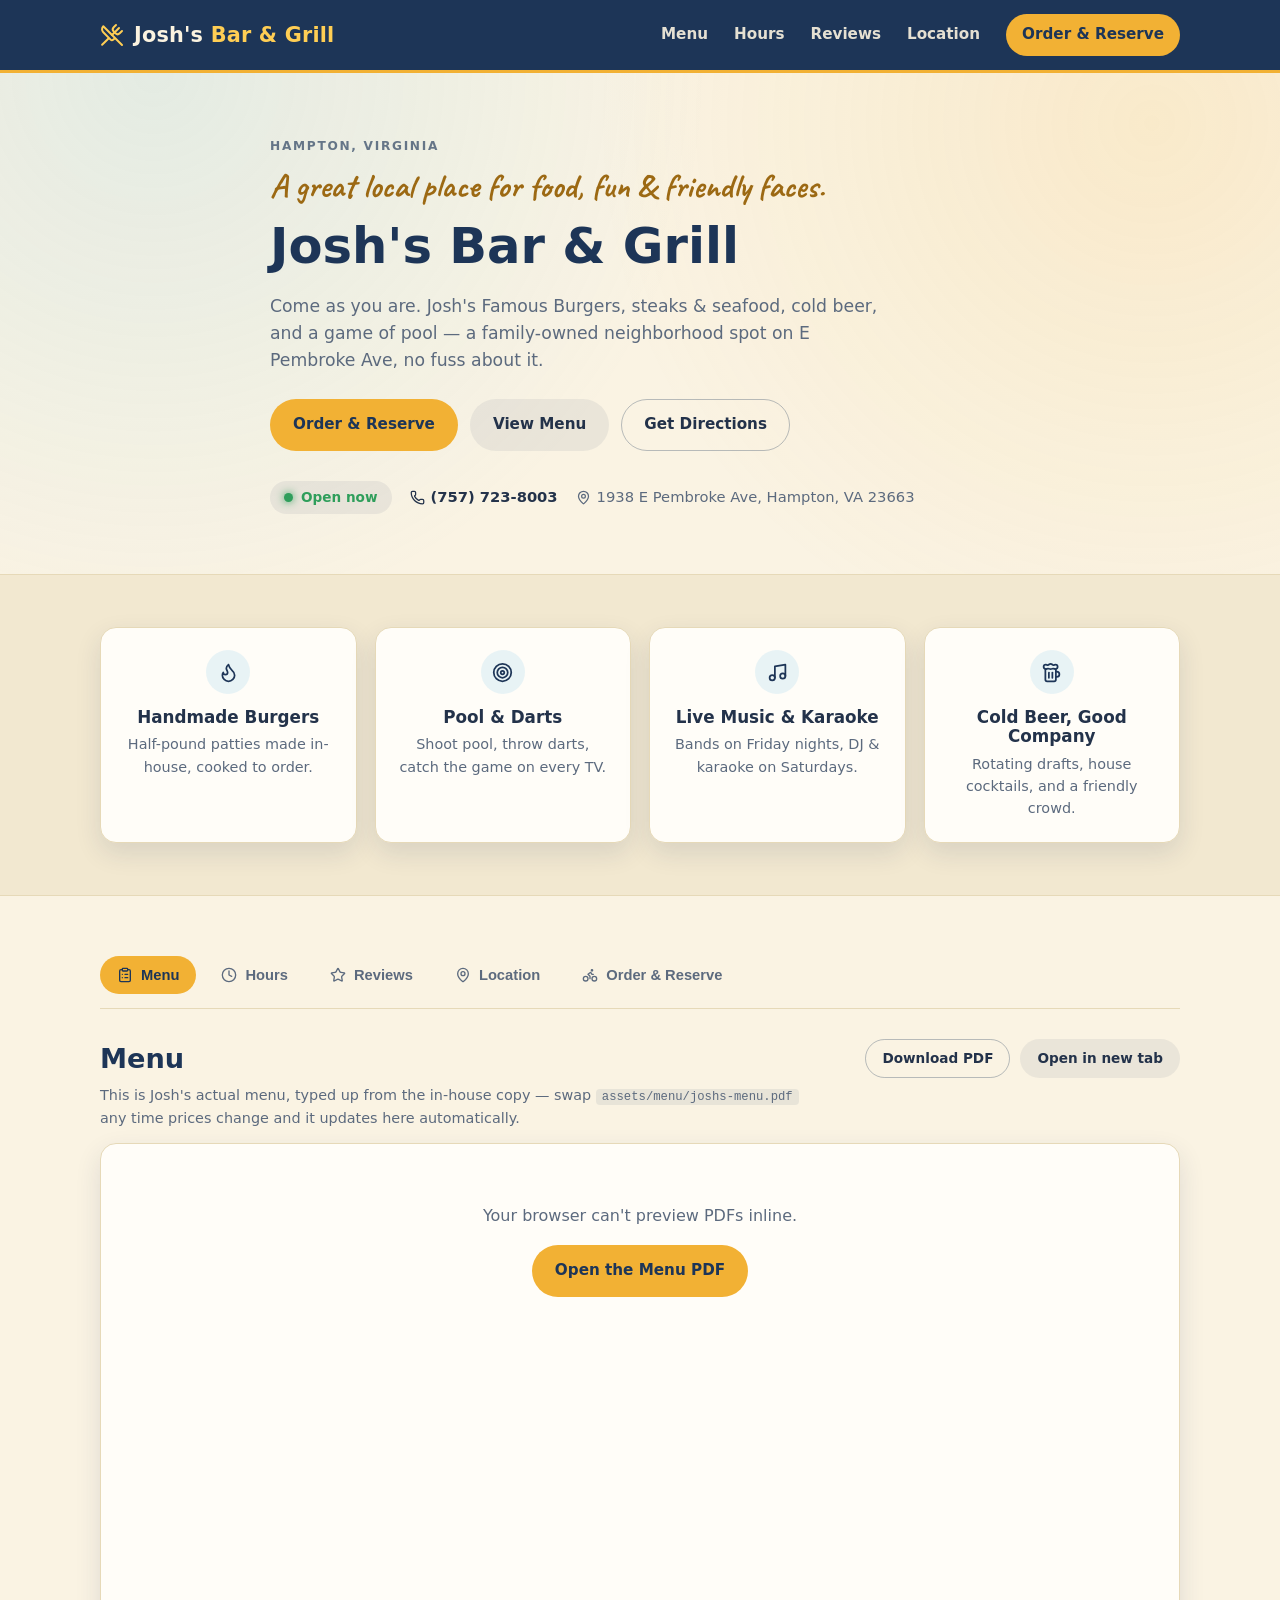
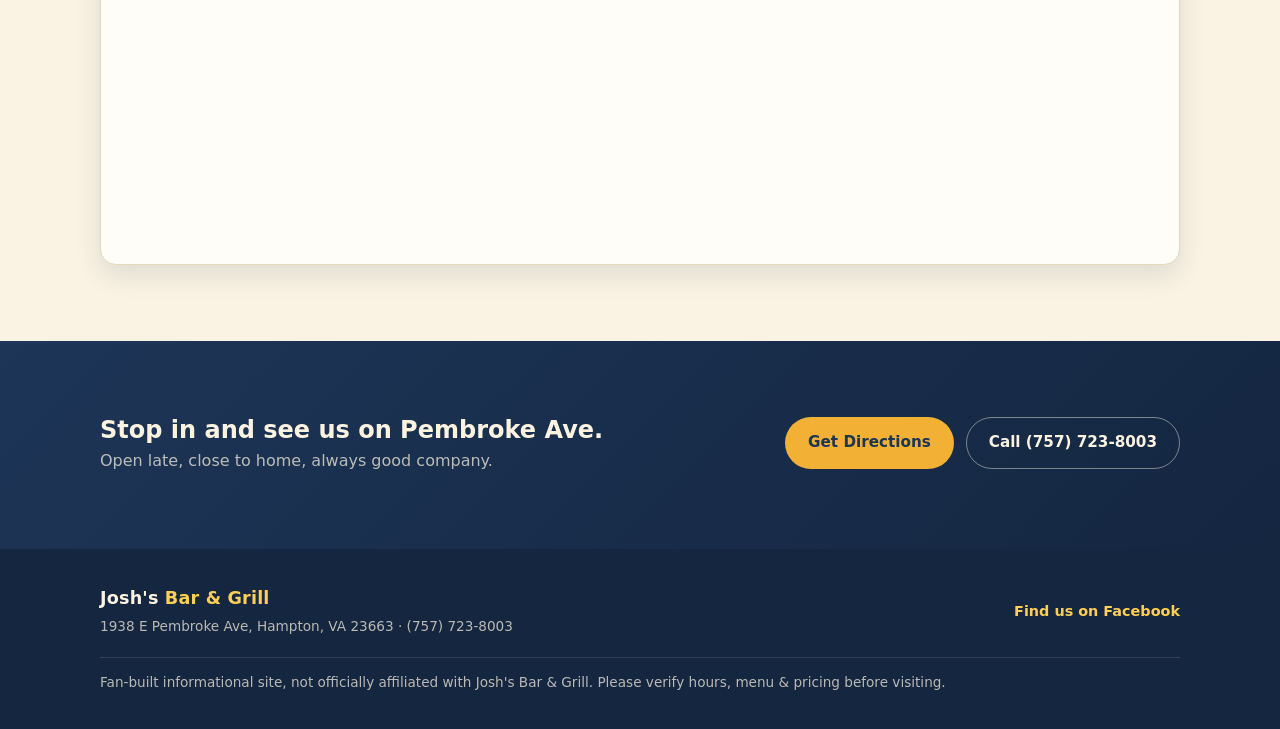
<file: index.html>
<!DOCTYPE html>
<html lang="en">
<head>
<meta charset="UTF-8">
<meta name="viewport" content="width=device-width, initial-scale=1.0">
<title>Josh's Bar & Grill | Hampton, VA</title>
<meta name="description" content="Josh's Bar & Grill — a great local place for food, fun & friendly faces. 1938 E Pembroke Ave, Hampton, VA 23663. Famous burgers, steak & seafood, cold beer, pool, darts & live music.">
<link rel="icon" href="data:image/svg+xml,%3Csvg xmlns='http://www.w3.org/2000/svg' viewBox='0 0 100 100'%3E%3Ctext y='.9em' font-size='90'%3E%F0%9F%8D%94%3C/text%3E%3C/svg%3E">
<link rel="stylesheet" href="vendor/leaflet/leaflet.css">
<link rel="stylesheet" href="css/styles.css">
</head>
<body id="top">

<a class="skip-link" href="#main">Skip to content</a>

<header class="site-header">
  <div class="wrap header-inner">
    <a class="brand" href="#top">
      <span class="brand-mark" aria-hidden="true"><svg class="icon" xmlns="http://www.w3.org/2000/svg" viewBox="0 0 24 24" fill="none" stroke="currentColor" stroke-width="2" stroke-linecap="round" stroke-linejoin="round"><path d="m16 2-2.3 2.3a3 3 0 0 0 0 4.2l1.8 1.8a3 3 0 0 0 4.2 0L22 8" /><path d="M15 15 3.3 3.3a4.2 4.2 0 0 0 0 6l7.3 7.3c.7.7 2 .7 2.8 0L15 15Zm0 0 7 7" /><path d="m2.1 21.8 6.4-6.3" /><path d="m19 5-7 7" /></svg></span>
      <span class="brand-text">Josh's <em>Bar &amp; Grill</em></span>
    </a>

    <button class="nav-toggle" id="navToggle" aria-expanded="false" aria-controls="primaryNav" aria-label="Toggle menu">
      <span class="nav-toggle-bars"><span></span><span></span><span></span></span>
    </button>

    <nav class="primary-nav" id="primaryNav">
      <a href="#tabs" data-tab-link="menu">Menu</a>
      <a href="#tabs" data-tab-link="hours">Hours</a>
      <a href="#tabs" data-tab-link="reviews">Reviews</a>
      <a href="#tabs" data-tab-link="location">Location</a>
      <a class="nav-cta" href="#tabs" data-tab-link="order">Order &amp; Reserve</a>
    </nav>
  </div>
</header>

<main id="main">

  <section class="hero">
    <div class="hero-overlay"></div>
    <div class="wrap hero-inner">
      <p class="eyebrow">Hampton, Virginia</p>
      <p class="hero-tagline script">A great local place for food, fun &amp; friendly faces.</p>
      <h1>Josh's Bar &amp; Grill</h1>
      <p class="hero-sub">
        Come as you are. Josh's Famous Burgers, steaks &amp; seafood, cold beer, and a game of pool —
        a family-owned neighborhood spot on E Pembroke Ave, no fuss about it.
      </p>

      <div class="hero-actions">
        <a class="btn btn-primary" href="#tabs" data-tab-link="order">Order &amp; Reserve</a>
        <a class="btn btn-ghost" href="#tabs" data-tab-link="menu">View Menu</a>
        <a class="btn btn-outline" id="heroDirections" href="#" target="_blank" rel="noopener">Get Directions</a>
      </div>

      <div class="hero-meta">
        <div class="status-pill" id="statusPill">
          <span class="dot" id="statusDot"></span>
          <span id="statusText">Checking hours…</span>
        </div>
        <a class="hero-phone" href="tel:+17577238003"><svg class="icon icon-inline" xmlns="http://www.w3.org/2000/svg" viewBox="0 0 24 24" fill="none" stroke="currentColor" stroke-width="2" stroke-linecap="round" stroke-linejoin="round" aria-hidden="true"><path d="M13.832 16.568a1 1 0 0 0 1.213-.303l.355-.465A2 2 0 0 1 17 15h3a2 2 0 0 1 2 2v3a2 2 0 0 1-2 2A18 18 0 0 1 2 4a2 2 0 0 1 2-2h3a2 2 0 0 1 2 2v3a2 2 0 0 1-.8 1.6l-.468.351a1 1 0 0 0-.292 1.233 14 14 0 0 0 6.392 6.384" /></svg> (757) 723-8003</a>
        <span class="hero-address"><svg class="icon icon-inline" xmlns="http://www.w3.org/2000/svg" viewBox="0 0 24 24" fill="none" stroke="currentColor" stroke-width="2" stroke-linecap="round" stroke-linejoin="round" aria-hidden="true"><path d="M20 10c0 4.993-5.539 10.193-7.399 11.799a1 1 0 0 1-1.202 0C9.539 20.193 4 14.993 4 10a8 8 0 0 1 16 0" /><circle cx="12" cy="10" r="3" /></svg> 1938 E Pembroke Ave, Hampton, VA 23663</span>
      </div>
    </div>
  </section>

  <section class="highlights">
    <div class="wrap highlight-grid">
      <div class="highlight-card">
        <span class="highlight-icon"><svg class="icon" xmlns="http://www.w3.org/2000/svg" viewBox="0 0 24 24" fill="none" stroke="currentColor" stroke-width="2" stroke-linecap="round" stroke-linejoin="round" aria-hidden="true"><path d="M12 3q1 4 4 6.5t3 5.5a1 1 0 0 1-14 0 5 5 0 0 1 1-3 1 1 0 0 0 5 0c0-2-1.5-3-1.5-5q0-2 2.5-4" /></svg></span>
        <h3>Handmade Burgers</h3>
        <p>Half-pound patties made in-house, cooked to order.</p>
      </div>
      <div class="highlight-card">
        <span class="highlight-icon"><svg class="icon" xmlns="http://www.w3.org/2000/svg" viewBox="0 0 24 24" fill="none" stroke="currentColor" stroke-width="2" stroke-linecap="round" stroke-linejoin="round" aria-hidden="true"><circle cx="12" cy="12" r="10" /><circle cx="12" cy="12" r="6" /><circle cx="12" cy="12" r="2" /></svg></span>
        <h3>Pool &amp; Darts</h3>
        <p>Shoot pool, throw darts, catch the game on every TV.</p>
      </div>
      <div class="highlight-card">
        <span class="highlight-icon"><svg class="icon" xmlns="http://www.w3.org/2000/svg" viewBox="0 0 24 24" fill="none" stroke="currentColor" stroke-width="2" stroke-linecap="round" stroke-linejoin="round" aria-hidden="true"><path d="M9 18V5l12-2v13" /><circle cx="6" cy="18" r="3" /><circle cx="18" cy="16" r="3" /></svg></span>
        <h3>Live Music &amp; Karaoke</h3>
        <p>Bands on Friday nights, DJ &amp; karaoke on Saturdays.</p>
      </div>
      <div class="highlight-card">
        <span class="highlight-icon"><svg class="icon" xmlns="http://www.w3.org/2000/svg" viewBox="0 0 24 24" fill="none" stroke="currentColor" stroke-width="2" stroke-linecap="round" stroke-linejoin="round" aria-hidden="true"><path d="M17 11h1a3 3 0 0 1 0 6h-1" /><path d="M9 12v6" /><path d="M13 12v6" /><path d="M14 7.5c-1 0-1.44.5-3 .5s-2-.5-3-.5-1.72.5-2.5.5a2.5 2.5 0 0 1 0-5c.78 0 1.57.5 2.5.5S9.44 2 11 2s2 1.5 3 1.5 1.72-.5 2.5-.5a2.5 2.5 0 0 1 0 5c-.78 0-1.5-.5-2.5-.5Z" /><path d="M5 8v12a2 2 0 0 0 2 2h8a2 2 0 0 0 2-2V8" /></svg></span>
        <h3>Cold Beer, Good Company</h3>
        <p>Rotating drafts, house cocktails, and a friendly crowd.</p>
      </div>
    </div>
  </section>

  <section class="tabs-section" id="tabs">
    <div class="wrap">
      <div class="tabs-nav" role="tablist" aria-label="Restaurant information">
        <button class="tab-btn is-active" role="tab" aria-selected="true" aria-controls="panel-menu" id="tab-menu" data-tab="menu">
          <span class="tab-icon"><svg class="icon" xmlns="http://www.w3.org/2000/svg" viewBox="0 0 24 24" fill="none" stroke="currentColor" stroke-width="2" stroke-linecap="round" stroke-linejoin="round" aria-hidden="true"><rect width="8" height="4" x="8" y="2" rx="1" ry="1" /><path d="M16 4h2a2 2 0 0 1 2 2v14a2 2 0 0 1-2 2H6a2 2 0 0 1-2-2V6a2 2 0 0 1 2-2h2" /><path d="M12 11h4" /><path d="M12 16h4" /><path d="M8 11h.01" /><path d="M8 16h.01" /></svg></span> Menu
        </button>
        <button class="tab-btn" role="tab" aria-selected="false" aria-controls="panel-hours" id="tab-hours" data-tab="hours">
          <span class="tab-icon"><svg class="icon" xmlns="http://www.w3.org/2000/svg" viewBox="0 0 24 24" fill="none" stroke="currentColor" stroke-width="2" stroke-linecap="round" stroke-linejoin="round" aria-hidden="true"><circle cx="12" cy="12" r="10" /><path d="M12 6v6l4 2" /></svg></span> Hours
        </button>
        <button class="tab-btn" role="tab" aria-selected="false" aria-controls="panel-reviews" id="tab-reviews" data-tab="reviews">
          <span class="tab-icon"><svg class="icon" xmlns="http://www.w3.org/2000/svg" viewBox="0 0 24 24" fill="none" stroke="currentColor" stroke-width="2" stroke-linecap="round" stroke-linejoin="round" aria-hidden="true"><path d="M11.525 2.295a.53.53 0 0 1 .95 0l2.31 4.679a2.123 2.123 0 0 0 1.595 1.16l5.166.756a.53.53 0 0 1 .294.904l-3.736 3.638a2.123 2.123 0 0 0-.611 1.878l.882 5.14a.53.53 0 0 1-.771.56l-4.618-2.428a2.122 2.122 0 0 0-1.973 0L6.396 21.01a.53.53 0 0 1-.77-.56l.881-5.139a2.122 2.122 0 0 0-.611-1.879L2.16 9.795a.53.53 0 0 1 .294-.906l5.165-.755a2.122 2.122 0 0 0 1.597-1.16z" /></svg></span> Reviews
        </button>
        <button class="tab-btn" role="tab" aria-selected="false" aria-controls="panel-location" id="tab-location" data-tab="location">
          <span class="tab-icon"><svg class="icon" xmlns="http://www.w3.org/2000/svg" viewBox="0 0 24 24" fill="none" stroke="currentColor" stroke-width="2" stroke-linecap="round" stroke-linejoin="round" aria-hidden="true"><path d="M20 10c0 4.993-5.539 10.193-7.399 11.799a1 1 0 0 1-1.202 0C9.539 20.193 4 14.993 4 10a8 8 0 0 1 16 0" /><circle cx="12" cy="10" r="3" /></svg></span> Location
        </button>
        <button class="tab-btn" role="tab" aria-selected="false" aria-controls="panel-order" id="tab-order" data-tab="order">
          <span class="tab-icon"><svg class="icon" xmlns="http://www.w3.org/2000/svg" viewBox="0 0 24 24" fill="none" stroke="currentColor" stroke-width="2" stroke-linecap="round" stroke-linejoin="round" aria-hidden="true"><circle cx="18.5" cy="17.5" r="3.5" /><circle cx="5.5" cy="17.5" r="3.5" /><circle cx="15" cy="5" r="1" /><path d="M12 17.5V14l-3-3 4-3 2 3h2" /></svg></span> Order &amp; Reserve
        </button>
      </div>

      <!-- MENU PANEL -->
      <div class="tab-panel is-active" id="panel-menu" role="tabpanel" aria-labelledby="tab-menu">
        <div class="panel-head">
          <h2>Menu</h2>
          <div class="panel-head-actions">
            <a class="btn btn-small btn-outline" href="assets/menu/joshs-menu.pdf" download>Download PDF</a>
            <a class="btn btn-small btn-ghost" href="assets/menu/joshs-menu.pdf" target="_blank" rel="noopener">Open in new tab</a>
          </div>
        </div>
        <p class="panel-note">
          This is Josh's actual menu, typed up from the in-house copy — swap <code>assets/menu/joshs-menu.pdf</code> any time prices change and it updates here automatically.
        </p>
        <div class="pdf-viewer">
          <object data="assets/menu/joshs-menu.pdf#view=FitH" type="application/pdf" class="pdf-object">
            <div class="pdf-fallback">
              <p>Your browser can't preview PDFs inline.</p>
              <a class="btn btn-primary" href="assets/menu/joshs-menu.pdf" target="_blank" rel="noopener">Open the Menu PDF</a>
            </div>
          </object>
        </div>
      </div>

      <!-- HOURS PANEL -->
      <div class="tab-panel" id="panel-hours" role="tabpanel" aria-labelledby="tab-hours" hidden>
        <div class="panel-head"><h2>Hours</h2></div>
        <p class="panel-note">Straight from Josh's own Facebook page — please confirm with the restaurant around holidays.</p>
        <table class="hours-table" id="hoursTable" aria-label="Weekly hours">
          <tbody>
            <tr data-day="0"><th>Sunday</th><td>12:00 PM – 2:00 AM</td></tr>
            <tr data-day="1"><th>Monday</th><td>11:00 AM – 2:00 AM</td></tr>
            <tr data-day="2"><th>Tuesday</th><td>11:00 AM – 2:00 AM</td></tr>
            <tr data-day="3"><th>Wednesday</th><td>11:00 AM – 2:00 AM</td></tr>
            <tr data-day="4"><th>Thursday</th><td>11:00 AM – 2:00 AM</td></tr>
            <tr data-day="5"><th>Friday</th><td>11:00 AM – 2:00 AM</td></tr>
            <tr data-day="6"><th>Saturday</th><td>12:00 PM – 2:00 AM</td></tr>
          </tbody>
        </table>
        <div class="events-strip">
          <div class="event-card"><strong>Friday</strong><span>Live Bands</span></div>
          <div class="event-card"><strong>Saturday</strong><span>DJ &amp; Karaoke</span></div>
        </div>
      </div>

      <!-- REVIEWS PANEL -->
      <div class="tab-panel" id="panel-reviews" role="tabpanel" aria-labelledby="tab-reviews" hidden>
        <div class="panel-head"><h2>Reviews</h2></div>
        <p class="panel-note">Live star counts aren't pulled in automatically (that needs a paid Yelp/Google API key — see <code>js/config.js</code> to wire one up). Ratings below are current as of this build.</p>

        <div class="review-summary">
          <div class="rating-card">
            <span class="rating-num">4.3–4.5★</span>
            <span class="rating-src">Aggregate of public reviews</span>
          </div>
          <div class="rating-links">
            <a class="btn btn-small btn-outline" href="https://www.yelp.com/biz/joshs-bar-and-grill-hampton" target="_blank" rel="noopener">Yelp Reviews</a>
            <a class="btn btn-small btn-outline" href="https://www.tripadvisor.com/Restaurant_Review-g57804-d4612742-Reviews-Josh_s_Bar_Grill-Hampton_Virginia.html" target="_blank" rel="noopener">TripAdvisor</a>
            <a class="btn btn-small btn-outline" id="googleReviewsLink" href="#" target="_blank" rel="noopener">Google Reviews</a>
          </div>
        </div>

        <h3 class="subhead">What guests mention most</h3>
        <div class="theme-grid">
          <div class="theme-card"><span class="theme-icon"><svg class="icon" xmlns="http://www.w3.org/2000/svg" viewBox="0 0 24 24" fill="none" stroke="currentColor" stroke-width="2" stroke-linecap="round" stroke-linejoin="round" aria-hidden="true"><path d="m16 2-2.3 2.3a3 3 0 0 0 0 4.2l1.8 1.8a3 3 0 0 0 4.2 0L22 8" /><path d="M15 15 3.3 3.3a4.2 4.2 0 0 0 0 6l7.3 7.3c.7.7 2 .7 2.8 0L15 15Zm0 0 7 7" /><path d="m2.1 21.8 6.4-6.3" /><path d="m19 5-7 7" /></svg></span><p>Fresh, made-to-order burgers — the cheeseburger and bacon cheeseburger come up again and again.</p></div>
          <div class="theme-card"><span class="theme-icon"><svg class="icon" xmlns="http://www.w3.org/2000/svg" viewBox="0 0 24 24" fill="none" stroke="currentColor" stroke-width="2" stroke-linecap="round" stroke-linejoin="round" aria-hidden="true"><circle cx="12" cy="12" r="10" /><path d="M8 14s1.5 2 4 2 4-2 4-2" /><line x1="9" x2="9.01" y1="9" y2="9" /><line x1="15" x2="15.01" y1="9" y2="9" /></svg></span><p>Friendly, attentive staff and a welcoming, low-key neighborhood vibe.</p></div>
          <div class="theme-card"><span class="theme-icon"><svg class="icon" xmlns="http://www.w3.org/2000/svg" viewBox="0 0 24 24" fill="none" stroke="currentColor" stroke-width="2" stroke-linecap="round" stroke-linejoin="round" aria-hidden="true"><path d="M19 7V4a1 1 0 0 0-1-1H5a2 2 0 0 0 0 4h15a1 1 0 0 1 1 1v4h-3a2 2 0 0 0 0 4h3a1 1 0 0 0 1-1v-2a1 1 0 0 0-1-1" /><path d="M3 5v14a2 2 0 0 0 2 2h15a1 1 0 0 0 1-1v-4" /></svg></span><p>Reasonable prices for generous portions.</p></div>
          <div class="theme-card"><span class="theme-icon"><svg class="icon" xmlns="http://www.w3.org/2000/svg" viewBox="0 0 24 24" fill="none" stroke="currentColor" stroke-width="2" stroke-linecap="round" stroke-linejoin="round" aria-hidden="true"><path d="M9 18V5l12-2v13" /><circle cx="6" cy="18" r="3" /><circle cx="18" cy="16" r="3" /></svg></span><p>Weekend entertainment — live bands and karaoke — is a recurring highlight.</p></div>
        </div>
      </div>

      <!-- LOCATION PANEL -->
      <div class="tab-panel" id="panel-location" role="tabpanel" aria-labelledby="tab-location" hidden>
        <div class="panel-head"><h2>Location</h2></div>
        <div class="location-grid">
          <div id="map" class="map" role="img" aria-label="Map showing Josh's Bar & Grill at 1938 E Pembroke Ave, Hampton, VA"></div>
          <div class="location-info">
            <h3>Josh's Bar &amp; Grill</h3>
            <address>
              1938 E Pembroke Ave<br>
              Hampton, VA 23663
            </address>
            <a class="hero-phone" href="tel:+17577238003"><svg class="icon icon-inline" xmlns="http://www.w3.org/2000/svg" viewBox="0 0 24 24" fill="none" stroke="currentColor" stroke-width="2" stroke-linecap="round" stroke-linejoin="round" aria-hidden="true"><path d="M13.832 16.568a1 1 0 0 0 1.213-.303l.355-.465A2 2 0 0 1 17 15h3a2 2 0 0 1 2 2v3a2 2 0 0 1-2 2A18 18 0 0 1 2 4a2 2 0 0 1 2-2h3a2 2 0 0 1 2 2v3a2 2 0 0 1-.8 1.6l-.468.351a1 1 0 0 0-.292 1.233 14 14 0 0 0 6.392 6.384" /></svg> (757) 723-8003</a>
            <a class="btn btn-primary" id="directionsBtn" href="#" target="_blank" rel="noopener">Get Directions</a>
            <p class="panel-note small">Near Phoebus / Downtown Hampton — close to Fort Monroe and the Hampton waterfront.</p>
          </div>
        </div>
      </div>

      <!-- ORDER / RESERVE PANEL -->
      <div class="tab-panel" id="panel-order" role="tabpanel" aria-labelledby="tab-order" hidden>
        <div class="panel-head"><h2>Order &amp; Reserve</h2></div>
        <p class="panel-note">
          These are ready-made integration slots. Drop a real link into <code>js/config.js</code> for any of the
          services below (online ordering, delivery apps, reservations, gift cards) and the matching button goes live —
          no other code changes needed.
        </p>
        <div class="integration-grid" id="integrationGrid"><!-- populated by js/main.js --></div>
      </div>

    </div>
  </section>

  <section class="cta-band">
    <div class="wrap cta-inner">
      <div>
        <h2>Stop in and see us on Pembroke Ave.</h2>
        <p>Open late, close to home, always good company.</p>
      </div>
      <div class="hero-actions">
        <a class="btn btn-primary" id="ctaDirections" href="#" target="_blank" rel="noopener">Get Directions</a>
        <a class="btn btn-outline" href="tel:+17577238003">Call (757) 723-8003</a>
      </div>
    </div>
  </section>

</main>

<footer class="site-footer">
  <div class="wrap footer-inner">
    <div>
      <span class="brand-text small">Josh's <em>Bar &amp; Grill</em></span>
      <p>1938 E Pembroke Ave, Hampton, VA 23663 · (757) 723-8003</p>
    </div>
    <div class="footer-social">
      <a href="#" id="footerFacebook" target="_blank" rel="noopener" aria-label="Facebook">Facebook</a>
      <a href="#" id="footerInstagram" target="_blank" rel="noopener" aria-label="Instagram">Instagram</a>
    </div>
    <p class="footer-note">Fan-built informational site, not officially affiliated with Josh's Bar &amp; Grill. Please verify hours, menu &amp; pricing before visiting.</p>
  </div>
</footer>

<script src="vendor/leaflet/leaflet.js"></script>
<script src="js/config.js"></script>
<script src="js/main.js"></script>
</body>
</html>
</file>
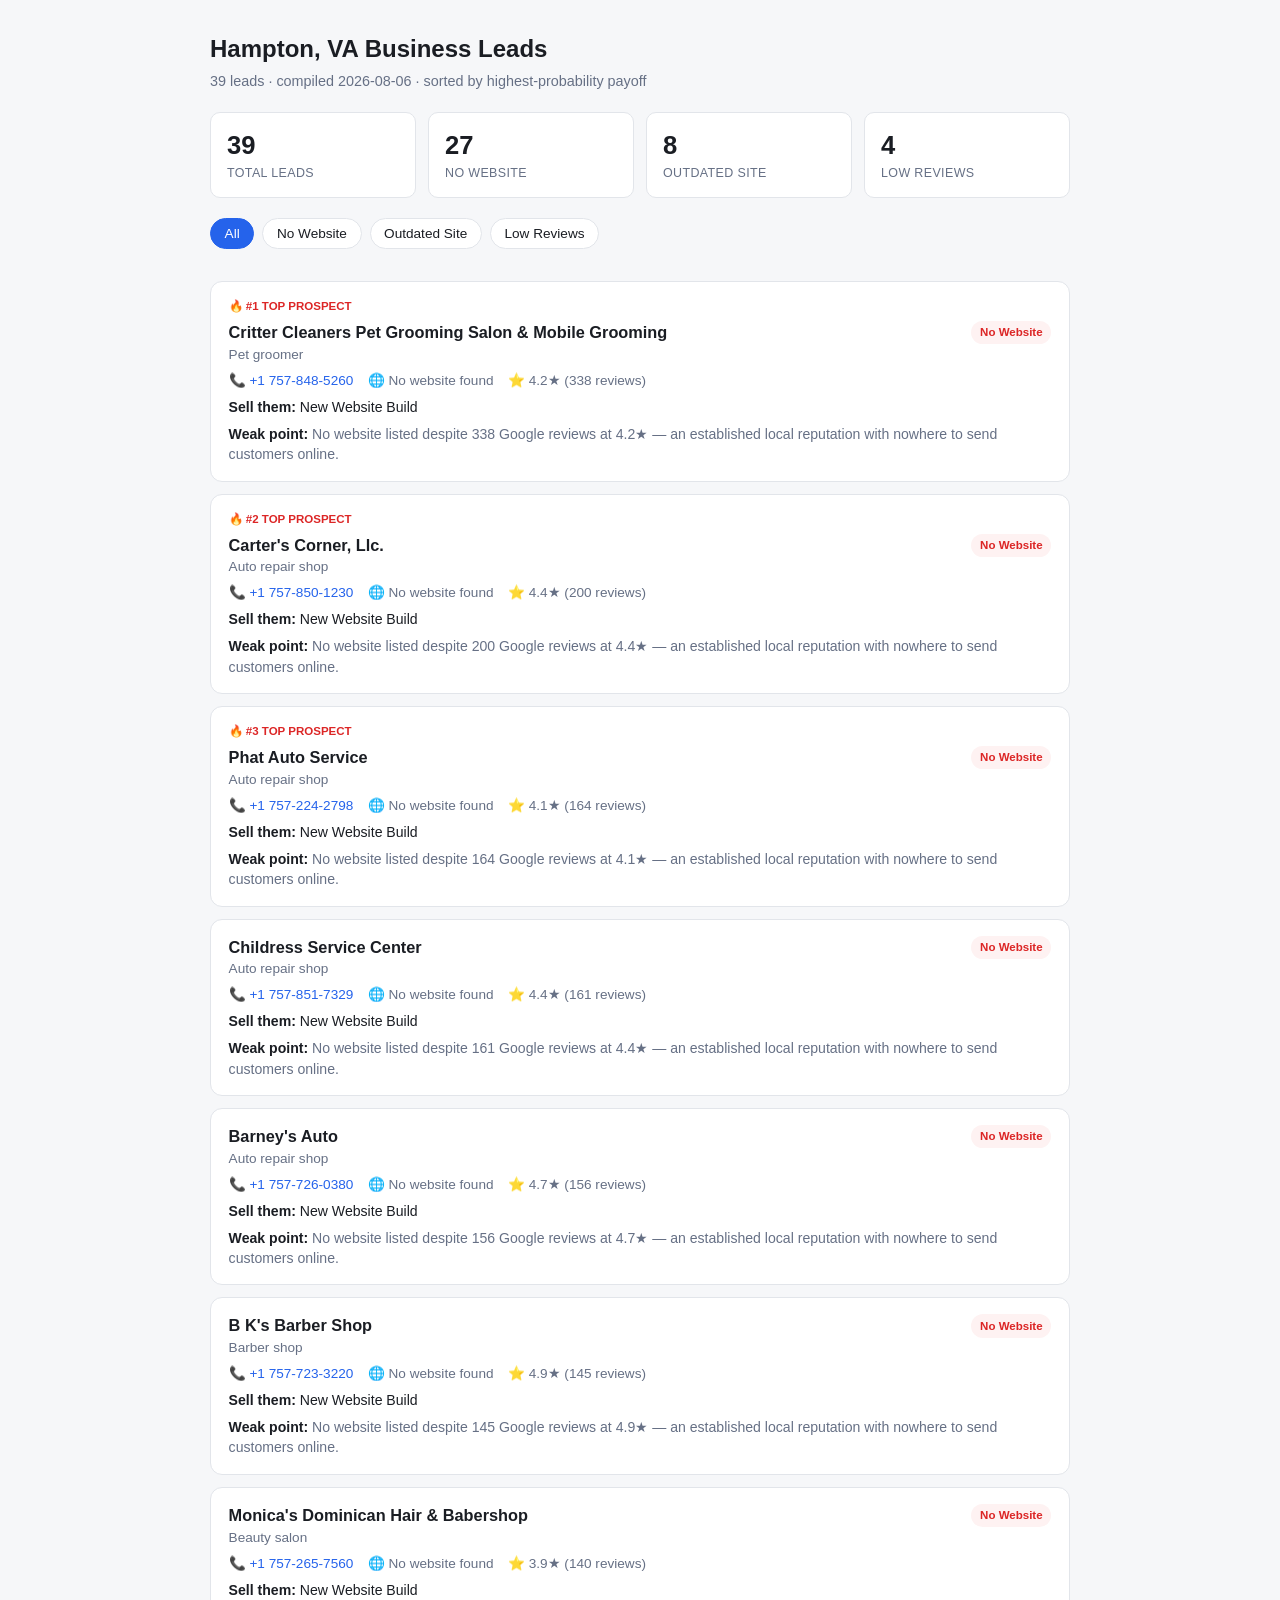
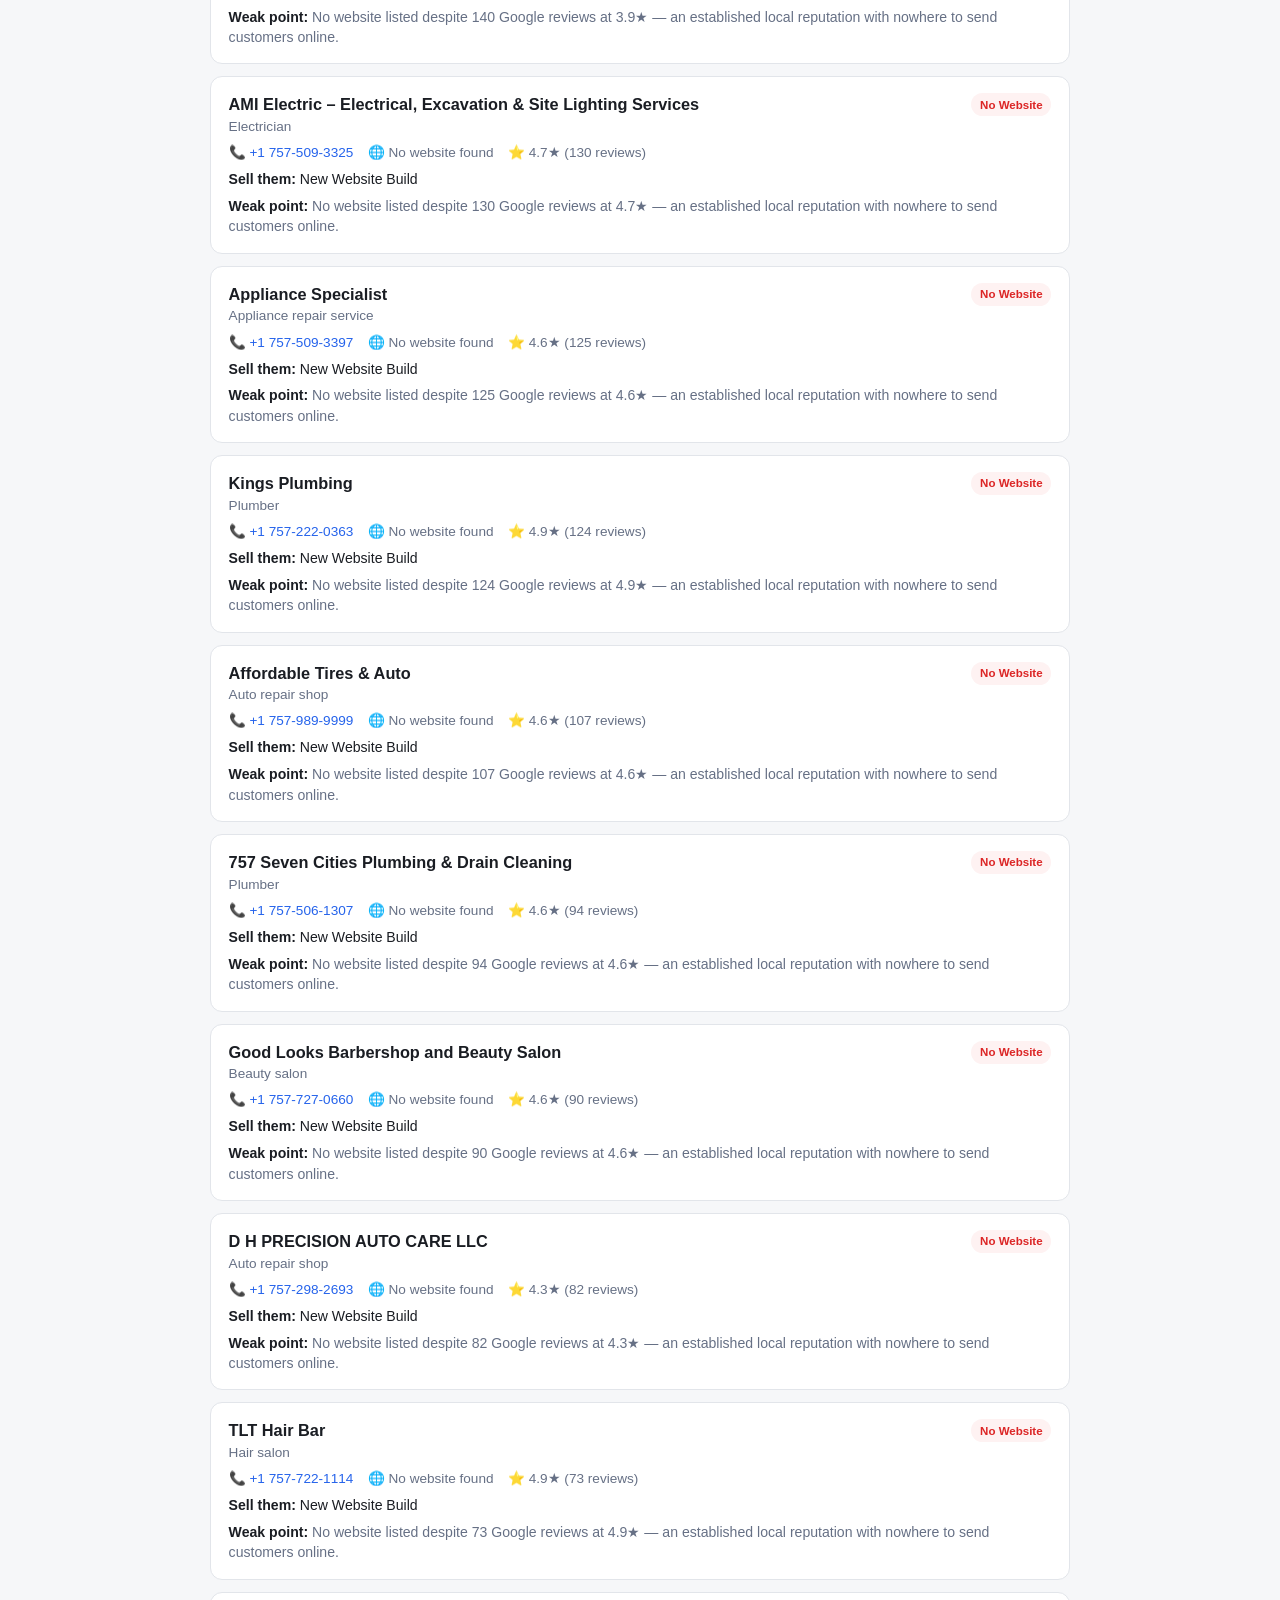
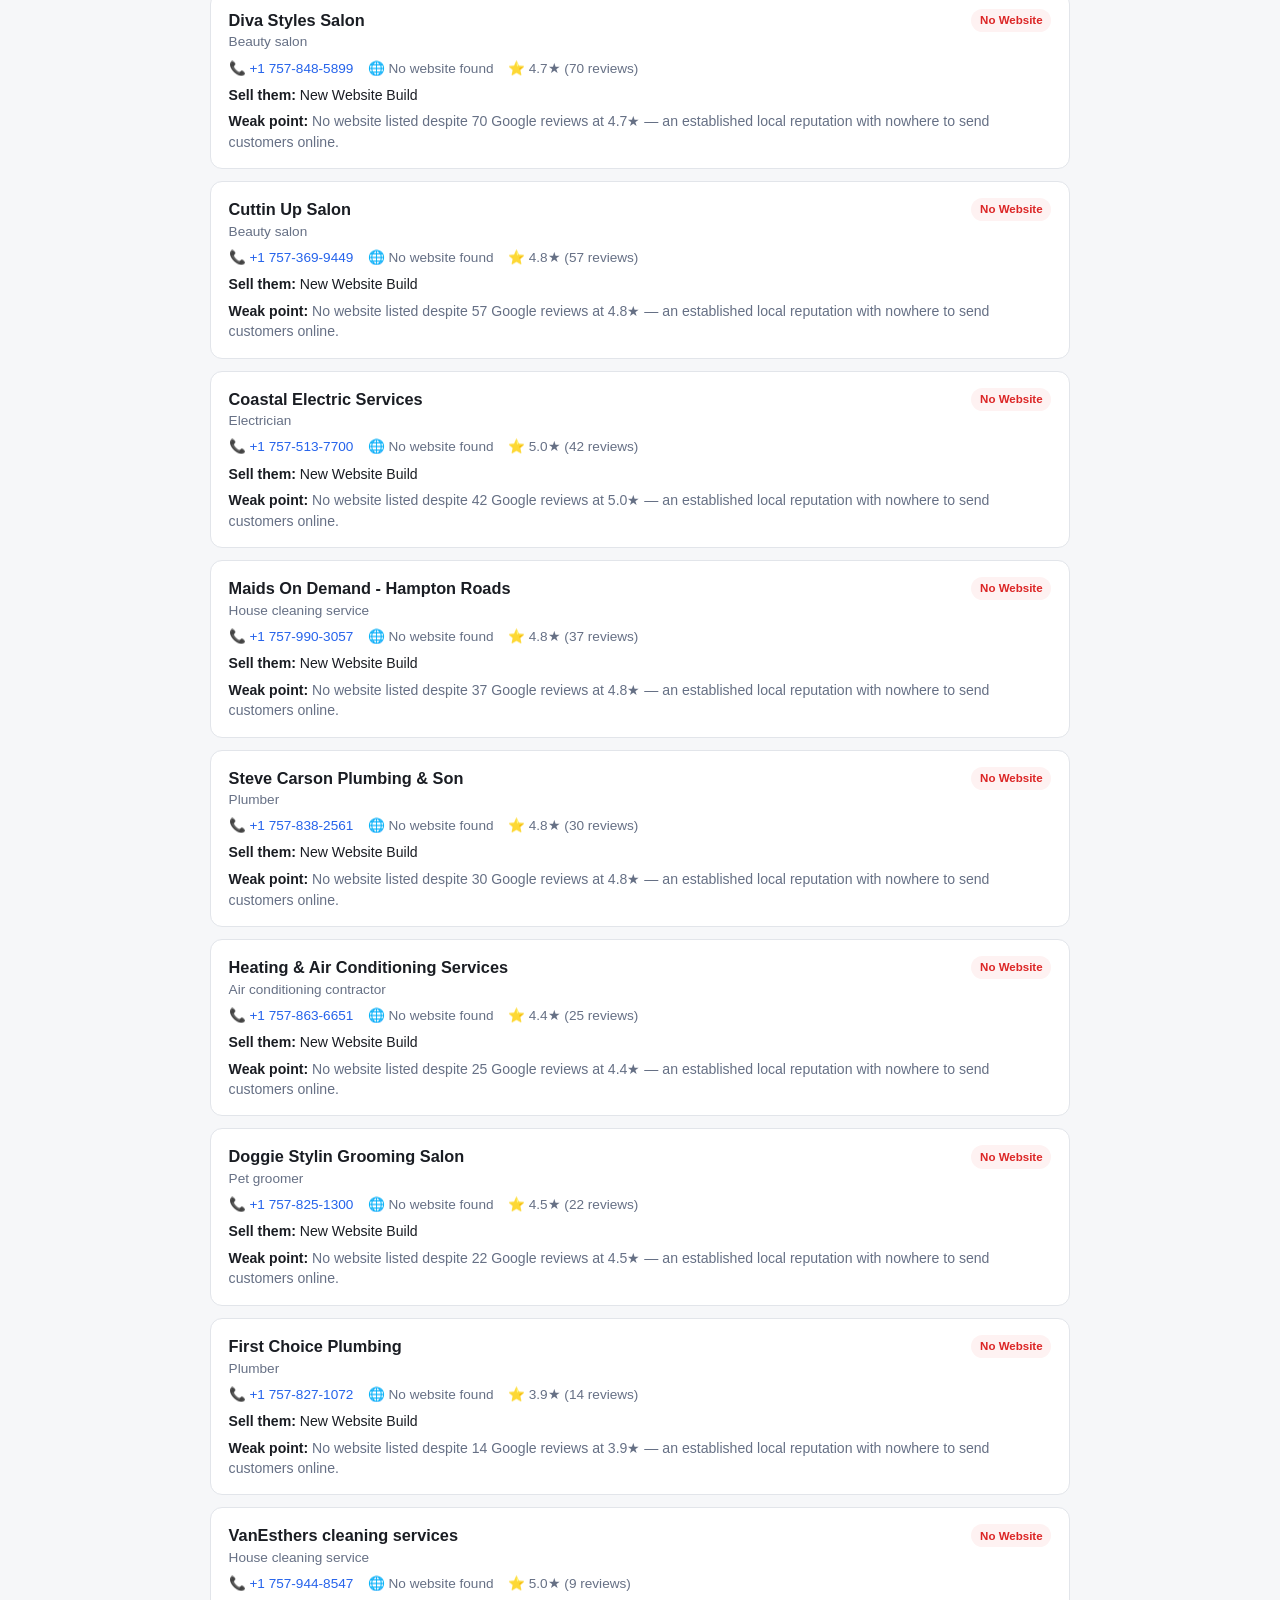
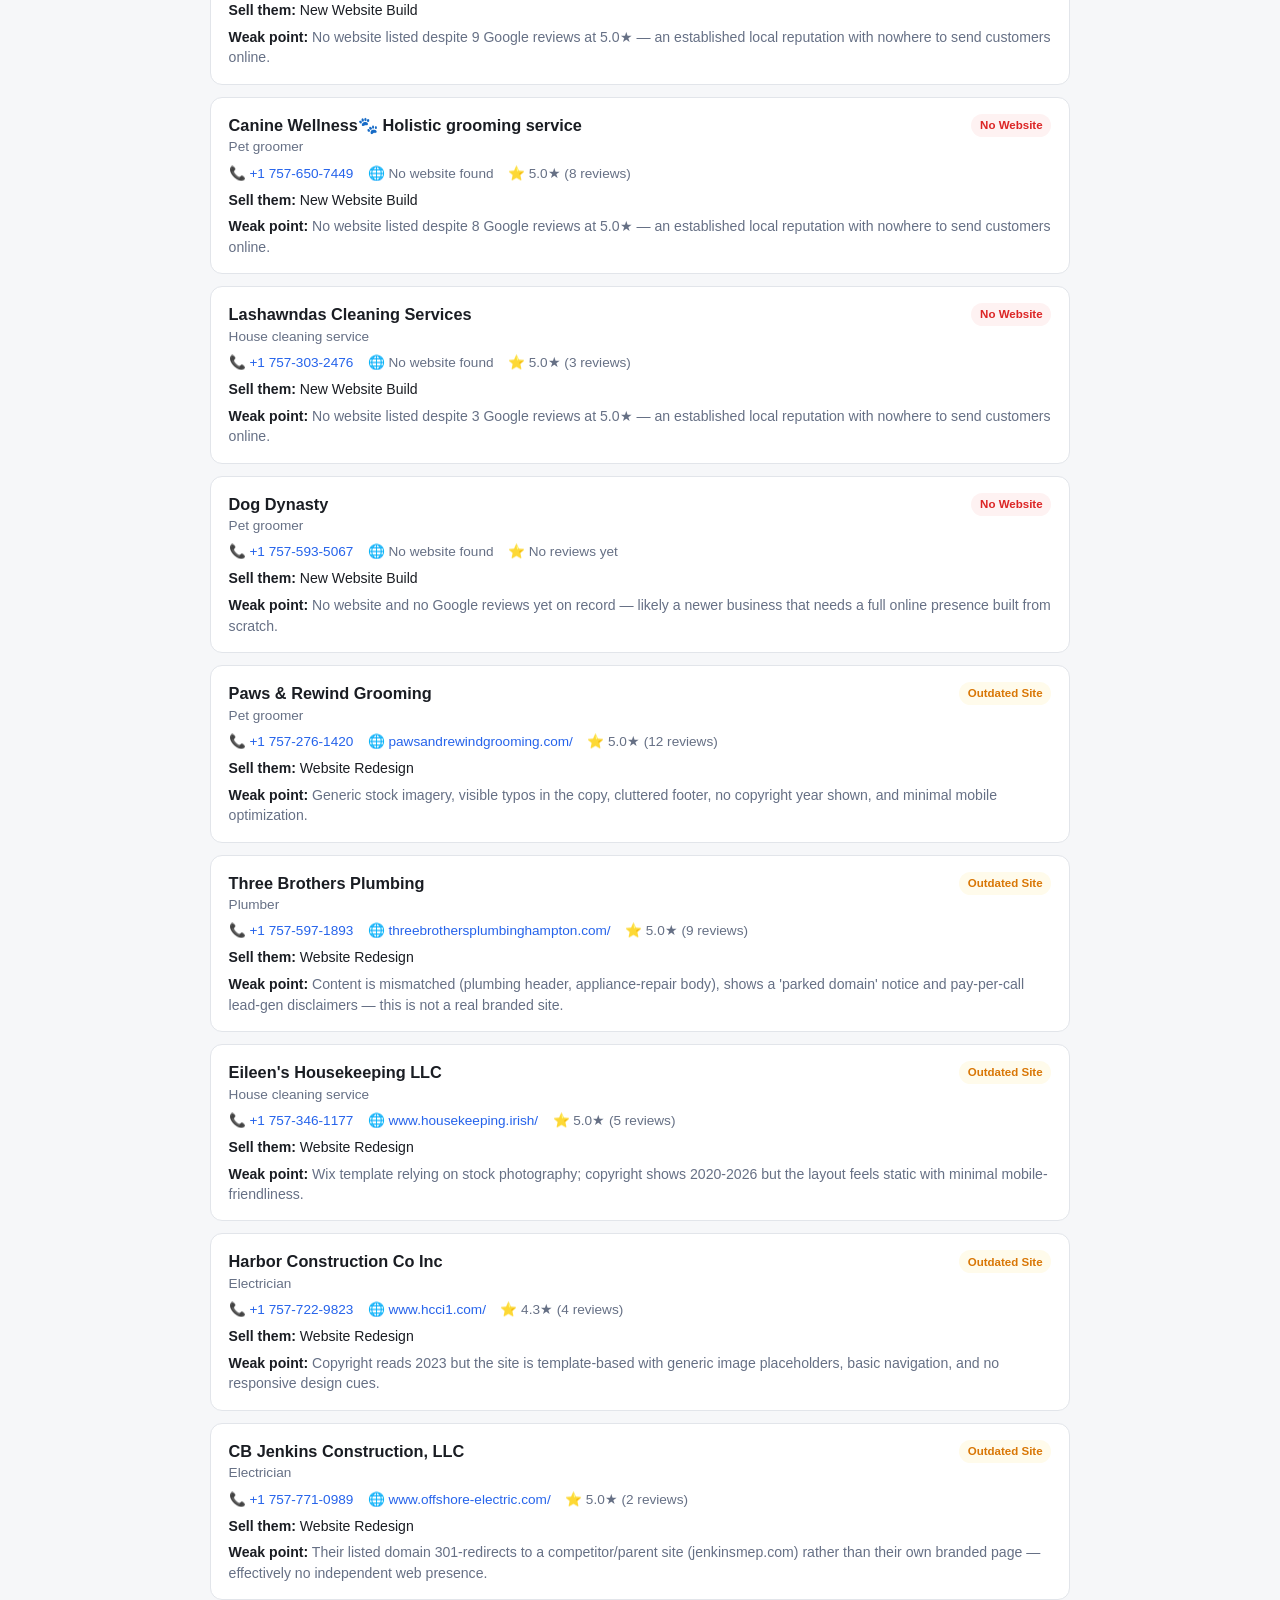
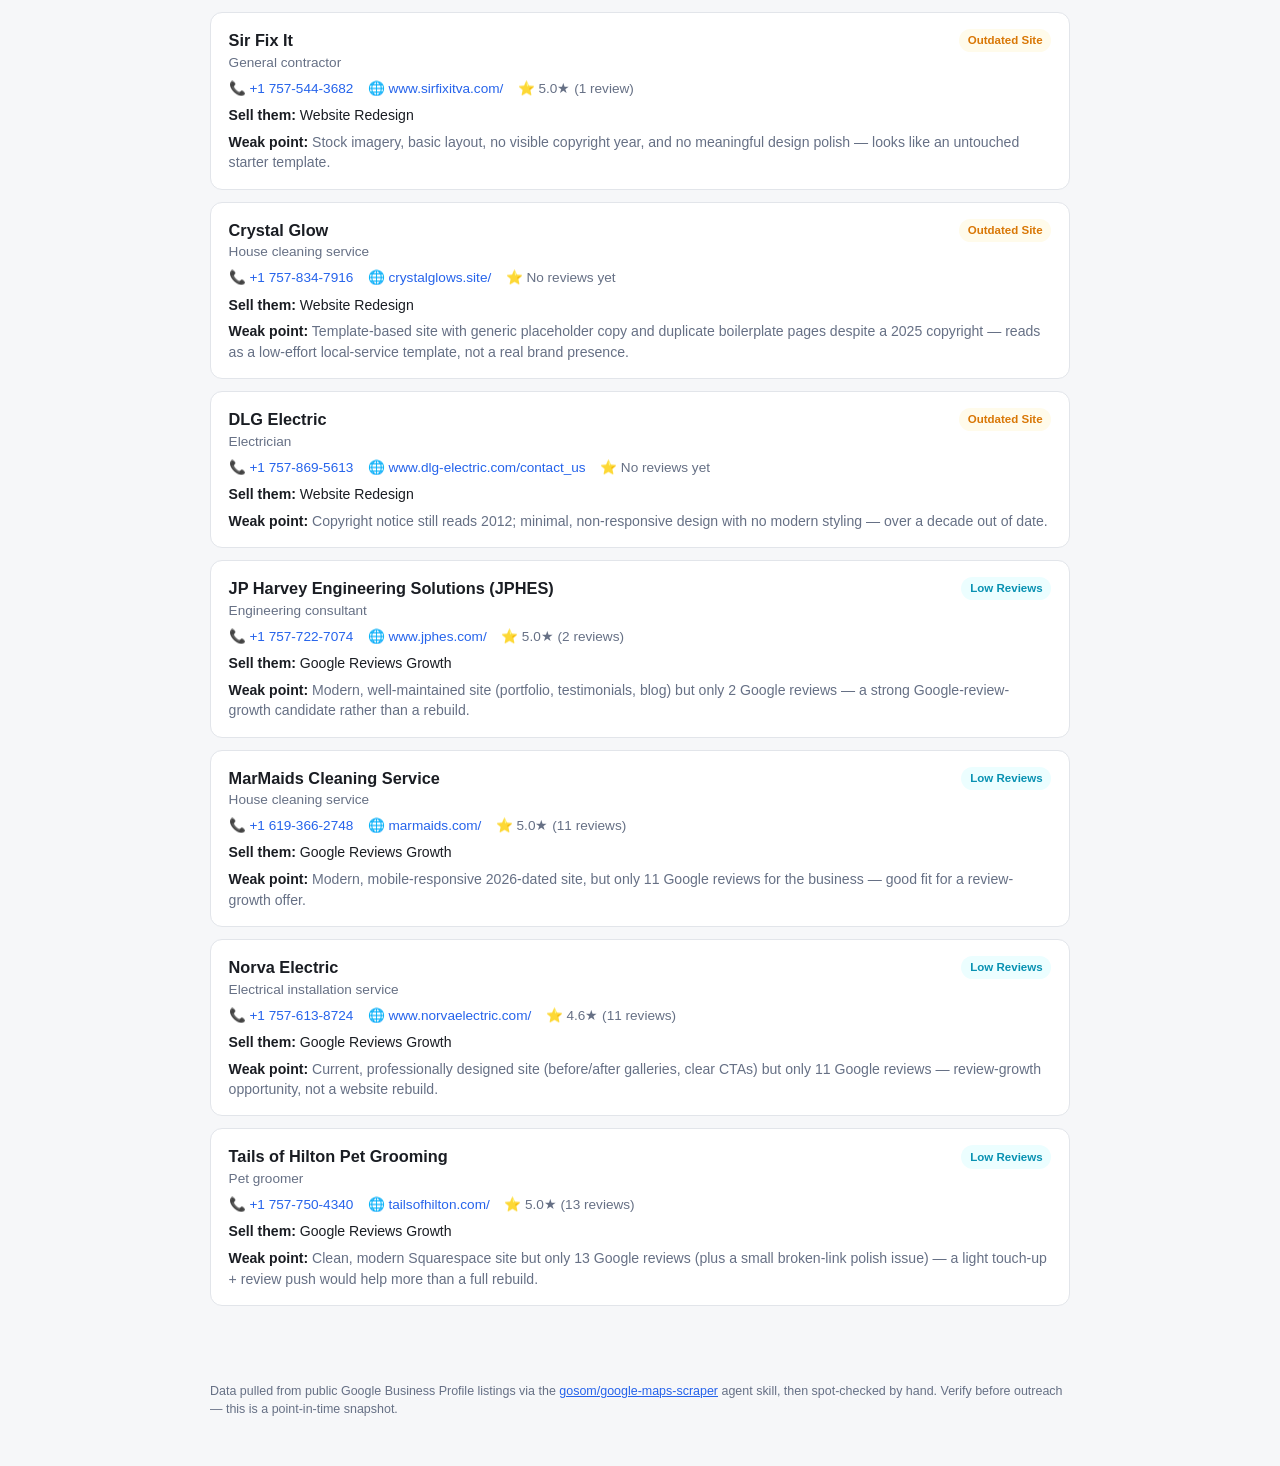
<file: leads/index.html>
<!DOCTYPE html>
<html lang="en">
<head>
<meta charset="UTF-8">
<meta name="viewport" content="width=device-width, initial-scale=1.0">
<title>Hampton, VA Business Leads Dashboard</title>
<style>
  :root {
    --bg: #f6f7f9;
    --card: #ffffff;
    --border: #e2e5ea;
    --text: #1a1d23;
    --muted: #667085;
    --accent: #2563eb;
    --hot: #dc2626;
    --hot-bg: #fef2f2;
    --warm: #d97706;
    --warm-bg: #fffbeb;
    --cool: #0891b2;
    --cool-bg: #ecfeff;
  }
  @media (prefers-color-scheme: dark) {
    :root {
      --bg: #14161a;
      --card: #1c1f26;
      --border: #2c303a;
      --text: #edeef0;
      --muted: #9aa2b1;
      --accent: #5b9bff;
      --hot-bg: #3a1414;
      --warm-bg: #332405;
      --cool-bg: #06282c;
    }
  }
  * { box-sizing: border-box; }
  body {
    margin: 0;
    font-family: -apple-system, BlinkMacSystemFont, "Segoe UI", Roboto, Helvetica, Arial, sans-serif;
    background: var(--bg);
    color: var(--text);
    line-height: 1.45;
  }
  header {
    padding: 2rem 1.25rem 1rem;
    max-width: 900px;
    margin: 0 auto;
  }
  h1 { font-size: 1.5rem; margin: 0 0 0.25rem; }
  .sub { color: var(--muted); font-size: 0.9rem; margin: 0 0 1.25rem; }

  .stats {
    display: grid;
    grid-template-columns: repeat(auto-fit, minmax(130px, 1fr));
    gap: 0.75rem;
    margin-bottom: 1.25rem;
  }
  .stat {
    background: var(--card);
    border: 1px solid var(--border);
    border-radius: 10px;
    padding: 0.9rem 1rem;
  }
  .stat .n { font-size: 1.6rem; font-weight: 700; }
  .stat .l { font-size: 0.78rem; color: var(--muted); text-transform: uppercase; letter-spacing: 0.03em; }

  .tabs {
    display: flex;
    flex-wrap: wrap;
    gap: 0.5rem;
    margin-bottom: 1rem;
  }
  .tab {
    border: 1px solid var(--border);
    background: var(--card);
    color: var(--text);
    padding: 0.45rem 0.85rem;
    border-radius: 999px;
    font-size: 0.85rem;
    cursor: pointer;
  }
  .tab.active {
    background: var(--accent);
    border-color: var(--accent);
    color: #fff;
  }

  main {
    max-width: 900px;
    margin: 0 auto;
    padding: 0 1.25rem 3rem;
  }

  .card {
    background: var(--card);
    border: 1px solid var(--border);
    border-radius: 12px;
    padding: 1rem 1.1rem;
    margin-bottom: 0.75rem;
    display: flex;
    flex-direction: column;
    gap: 0.4rem;
  }
  .card-top {
    display: flex;
    justify-content: space-between;
    align-items: flex-start;
    gap: 0.75rem;
    flex-wrap: wrap;
  }
  .name { font-weight: 700; font-size: 1.02rem; }
  .type { color: var(--muted); font-size: 0.85rem; }

  .badge {
    font-size: 0.72rem;
    font-weight: 600;
    padding: 0.2rem 0.55rem;
    border-radius: 999px;
    white-space: nowrap;
  }
  .badge.no_website { background: var(--hot-bg); color: var(--hot); }
  .badge.outdated { background: var(--warm-bg); color: var(--warm); }
  .badge.low_reviews { background: var(--cool-bg); color: var(--cool); }

  .rank {
    font-size: 0.72rem;
    font-weight: 700;
    color: var(--hot);
  }

  .meta {
    display: flex;
    flex-wrap: wrap;
    gap: 0.9rem;
    font-size: 0.85rem;
    color: var(--muted);
  }
  .meta a { color: var(--accent); text-decoration: none; }
  .meta a:hover { text-decoration: underline; }

  .row {
    font-size: 0.88rem;
  }
  .row b { color: var(--text); }
  .sell-line { color: var(--text); }
  .reason { color: var(--muted); }

  footer {
    max-width: 900px;
    margin: 0 auto;
    padding: 1rem 1.25rem 3rem;
    color: var(--muted);
    font-size: 0.78rem;
  }
  footer a { color: var(--accent); }
</style>
</head>
<body>

<header>
  <h1>Hampton, VA Business Leads</h1>
  <p class="sub" id="subtitle">Loading…</p>
  <div class="stats" id="stats"></div>
  <div class="tabs" id="tabs"></div>
</header>

<main id="main"></main>

<footer>
  Data pulled from public Google Business Profile listings via the
  <a href="https://github.com/gosom/google-maps-scraper" target="_blank" rel="noopener">gosom/google-maps-scraper</a>
  agent skill, then spot-checked by hand. Verify before outreach — this is a point-in-time snapshot.
</footer>

<script id="lead-data" type="application/json">
{"generated":"2026-08-06","leads":[{"name":"Critter Cleaners Pet Grooming Salon & Mobile Grooming","phone":"+1 757-848-5260","type":"Pet groomer","website":null,"reviewCount":338,"rating":4.2,"sell":"New Website Build","tier":"no_website","reason":"No website listed despite 338 Google reviews at 4.2\u2605 \u2014 an established local reputation with nowhere to send customers online.","score":400},{"name":"Carter's Corner, Llc.","phone":"+1 757-850-1230","type":"Auto repair shop","website":null,"reviewCount":200,"rating":4.4,"sell":"New Website Build","tier":"no_website","reason":"No website listed despite 200 Google reviews at 4.4\u2605 \u2014 an established local reputation with nowhere to send customers online.","score":300},{"name":"Phat Auto Service","phone":"+1 757-224-2798","type":"Auto repair shop","website":null,"reviewCount":164,"rating":4.1,"sell":"New Website Build","tier":"no_website","reason":"No website listed despite 164 Google reviews at 4.1\u2605 \u2014 an established local reputation with nowhere to send customers online.","score":264},{"name":"Childress Service Center","phone":"+1 757-851-7329","type":"Auto repair shop","website":null,"reviewCount":161,"rating":4.4,"sell":"New Website Build","tier":"no_website","reason":"No website listed despite 161 Google reviews at 4.4\u2605 \u2014 an established local reputation with nowhere to send customers online.","score":261},{"name":"Barney's Auto","phone":"+1 757-726-0380","type":"Auto repair shop","website":null,"reviewCount":156,"rating":4.7,"sell":"New Website Build","tier":"no_website","reason":"No website listed despite 156 Google reviews at 4.7\u2605 \u2014 an established local reputation with nowhere to send customers online.","score":256},{"name":"B K's Barber Shop","phone":"+1 757-723-3220","type":"Barber shop","website":null,"reviewCount":145,"rating":4.9,"sell":"New Website Build","tier":"no_website","reason":"No website listed despite 145 Google reviews at 4.9\u2605 \u2014 an established local reputation with nowhere to send customers online.","score":245},{"name":"Monica's Dominican Hair & Babershop","phone":"+1 757-265-7560","type":"Beauty salon","website":null,"reviewCount":140,"rating":3.9,"sell":"New Website Build","tier":"no_website","reason":"No website listed despite 140 Google reviews at 3.9\u2605 \u2014 an established local reputation with nowhere to send customers online.","score":240},{"name":"AMI Electric \u2013 Electrical, Excavation & Site Lighting Services","phone":"+1 757-509-3325","type":"Electrician","website":null,"reviewCount":130,"rating":4.7,"sell":"New Website Build","tier":"no_website","reason":"No website listed despite 130 Google reviews at 4.7\u2605 \u2014 an established local reputation with nowhere to send customers online.","score":230},{"name":"Appliance Specialist","phone":"+1 757-509-3397","type":"Appliance repair service","website":null,"reviewCount":125,"rating":4.6,"sell":"New Website Build","tier":"no_website","reason":"No website listed despite 125 Google reviews at 4.6\u2605 \u2014 an established local reputation with nowhere to send customers online.","score":225},{"name":"Kings Plumbing","phone":"+1 757-222-0363","type":"Plumber","website":null,"reviewCount":124,"rating":4.9,"sell":"New Website Build","tier":"no_website","reason":"No website listed despite 124 Google reviews at 4.9\u2605 \u2014 an established local reputation with nowhere to send customers online.","score":224},{"name":"Affordable Tires & Auto","phone":"+1 757-989-9999","type":"Auto repair shop","website":null,"reviewCount":107,"rating":4.6,"sell":"New Website Build","tier":"no_website","reason":"No website listed despite 107 Google reviews at 4.6\u2605 \u2014 an established local reputation with nowhere to send customers online.","score":207},{"name":"757 Seven Cities Plumbing & Drain Cleaning","phone":"+1 757-506-1307","type":"Plumber","website":null,"reviewCount":94,"rating":4.6,"sell":"New Website Build","tier":"no_website","reason":"No website listed despite 94 Google reviews at 4.6\u2605 \u2014 an established local reputation with nowhere to send customers online.","score":194},{"name":"Good Looks Barbershop and Beauty Salon","phone":"+1 757-727-0660","type":"Beauty salon","website":null,"reviewCount":90,"rating":4.6,"sell":"New Website Build","tier":"no_website","reason":"No website listed despite 90 Google reviews at 4.6\u2605 \u2014 an established local reputation with nowhere to send customers online.","score":190},{"name":"D H PRECISION AUTO CARE LLC","phone":"+1 757-298-2693","type":"Auto repair shop","website":null,"reviewCount":82,"rating":4.3,"sell":"New Website Build","tier":"no_website","reason":"No website listed despite 82 Google reviews at 4.3\u2605 \u2014 an established local reputation with nowhere to send customers online.","score":182},{"name":"TLT Hair Bar","phone":"+1 757-722-1114","type":"Hair salon","website":null,"reviewCount":73,"rating":4.9,"sell":"New Website Build","tier":"no_website","reason":"No website listed despite 73 Google reviews at 4.9\u2605 \u2014 an established local reputation with nowhere to send customers online.","score":173},{"name":"Diva Styles Salon","phone":"+1 757-848-5899","type":"Beauty salon","website":null,"reviewCount":70,"rating":4.7,"sell":"New Website Build","tier":"no_website","reason":"No website listed despite 70 Google reviews at 4.7\u2605 \u2014 an established local reputation with nowhere to send customers online.","score":170},{"name":"Cuttin Up Salon","phone":"+1 757-369-9449","type":"Beauty salon","website":null,"reviewCount":57,"rating":4.8,"sell":"New Website Build","tier":"no_website","reason":"No website listed despite 57 Google reviews at 4.8\u2605 \u2014 an established local reputation with nowhere to send customers online.","score":157},{"name":"Coastal Electric Services","phone":"+1 757-513-7700","type":"Electrician","website":null,"reviewCount":42,"rating":5.0,"sell":"New Website Build","tier":"no_website","reason":"No website listed despite 42 Google reviews at 5.0\u2605 \u2014 an established local reputation with nowhere to send customers online.","score":142},{"name":"Maids On Demand - Hampton Roads","phone":"+1 757-990-3057","type":"House cleaning service","website":null,"reviewCount":37,"rating":4.8,"sell":"New Website Build","tier":"no_website","reason":"No website listed despite 37 Google reviews at 4.8\u2605 \u2014 an established local reputation with nowhere to send customers online.","score":137},{"name":"Steve Carson Plumbing & Son","phone":"+1 757-838-2561","type":"Plumber","website":null,"reviewCount":30,"rating":4.8,"sell":"New Website Build","tier":"no_website","reason":"No website listed despite 30 Google reviews at 4.8\u2605 \u2014 an established local reputation with nowhere to send customers online.","score":130},{"name":"Heating & Air Conditioning Services","phone":"+1 757-863-6651","type":"Air conditioning contractor","website":null,"reviewCount":25,"rating":4.4,"sell":"New Website Build","tier":"no_website","reason":"No website listed despite 25 Google reviews at 4.4\u2605 \u2014 an established local reputation with nowhere to send customers online.","score":125},{"name":"Doggie Stylin Grooming Salon","phone":"+1 757-825-1300","type":"Pet groomer","website":null,"reviewCount":22,"rating":4.5,"sell":"New Website Build","tier":"no_website","reason":"No website listed despite 22 Google reviews at 4.5\u2605 \u2014 an established local reputation with nowhere to send customers online.","score":122},{"name":"First Choice Plumbing","phone":"+1 757-827-1072","type":"Plumber","website":null,"reviewCount":14,"rating":3.9,"sell":"New Website Build","tier":"no_website","reason":"No website listed despite 14 Google reviews at 3.9\u2605 \u2014 an established local reputation with nowhere to send customers online.","score":114},{"name":"VanEsthers cleaning services","phone":"+1 757-944-8547","type":"House cleaning service","website":null,"reviewCount":9,"rating":5.0,"sell":"New Website Build","tier":"no_website","reason":"No website listed despite 9 Google reviews at 5.0\u2605 \u2014 an established local reputation with nowhere to send customers online.","score":109},{"name":"Canine Wellness\ud83d\udc3e Holistic grooming service","phone":"+1 757-650-7449","type":"Pet groomer","website":null,"reviewCount":8,"rating":5.0,"sell":"New Website Build","tier":"no_website","reason":"No website listed despite 8 Google reviews at 5.0\u2605 \u2014 an established local reputation with nowhere to send customers online.","score":108},{"name":"Lashawndas Cleaning Services","phone":"+1 757-303-2476","type":"House cleaning service","website":null,"reviewCount":3,"rating":5.0,"sell":"New Website Build","tier":"no_website","reason":"No website listed despite 3 Google reviews at 5.0\u2605 \u2014 an established local reputation with nowhere to send customers online.","score":103},{"name":"Dog Dynasty","phone":"+1 757-593-5067","type":"Pet groomer","website":null,"reviewCount":0,"rating":0.0,"sell":"New Website Build","tier":"no_website","reason":"No website and no Google reviews yet on record \u2014 likely a newer business that needs a full online presence built from scratch.","score":100},{"name":"Paws & Rewind Grooming","phone":"+1 757-276-1420","type":"Pet groomer","website":"https://pawsandrewindgrooming.com/","reviewCount":12,"rating":5.0,"sell":"Website Redesign","tier":"outdated","reason":"Generic stock imagery, visible typos in the copy, cluttered footer, no copyright year shown, and minimal mobile optimization.","score":56.0},{"name":"Three Brothers Plumbing","phone":"+1 757-597-1893","type":"Plumber","website":"https://threebrothersplumbinghampton.com/","reviewCount":9,"rating":5.0,"sell":"Website Redesign","tier":"outdated","reason":"Content is mismatched (plumbing header, appliance-repair body), shows a 'parked domain' notice and pay-per-call lead-gen disclaimers \u2014 this is not a real branded site.","score":54.5},{"name":"Eileen's Housekeeping LLC","phone":"+1 757-346-1177","type":"House cleaning service","website":"http://www.housekeeping.irish/","reviewCount":5,"rating":5.0,"sell":"Website Redesign","tier":"outdated","reason":"Wix template relying on stock photography; copyright shows 2020-2026 but the layout feels static with minimal mobile-friendliness.","score":52.5},{"name":"Harbor Construction Co Inc","phone":"+1 757-722-9823","type":"Electrician","website":"https://www.hcci1.com/","reviewCount":4,"rating":4.3,"sell":"Website Redesign","tier":"outdated","reason":"Copyright reads 2023 but the site is template-based with generic image placeholders, basic navigation, and no responsive design cues.","score":52.0},{"name":"CB Jenkins Construction, LLC","phone":"+1 757-771-0989","type":"Electrician","website":"https://www.offshore-electric.com/","reviewCount":2,"rating":5.0,"sell":"Website Redesign","tier":"outdated","reason":"Their listed domain 301-redirects to a competitor/parent site (jenkinsmep.com) rather than their own branded page \u2014 effectively no independent web presence.","score":51.0},{"name":"Sir Fix It","phone":"+1 757-544-3682","type":"General contractor","website":"https://www.sirfixitva.com/","reviewCount":1,"rating":5.0,"sell":"Website Redesign","tier":"outdated","reason":"Stock imagery, basic layout, no visible copyright year, and no meaningful design polish \u2014 looks like an untouched starter template.","score":50.5},{"name":"Crystal Glow","phone":"+1 757-834-7916","type":"House cleaning service","website":"https://crystalglows.site/","reviewCount":0,"rating":0.0,"sell":"Website Redesign","tier":"outdated","reason":"Template-based site with generic placeholder copy and duplicate boilerplate pages despite a 2025 copyright \u2014 reads as a low-effort local-service template, not a real brand presence.","score":50.0},{"name":"DLG Electric","phone":"+1 757-869-5613","type":"Electrician","website":"https://www.dlg-electric.com/contact_us","reviewCount":0,"rating":0.0,"sell":"Website Redesign","tier":"outdated","reason":"Copyright notice still reads 2012; minimal, non-responsive design with no modern styling \u2014 over a decade out of date.","score":50.0},{"name":"JP Harvey Engineering Solutions (JPHES)","phone":"+1 757-722-7074","type":"Engineering consultant","website":"http://www.jphes.com/","reviewCount":2,"rating":5.0,"sell":"Google Reviews Growth","tier":"low_reviews","reason":"Modern, well-maintained site (portfolio, testimonials, blog) but only 2 Google reviews \u2014 a strong Google-review-growth candidate rather than a rebuild.","score":33},{"name":"MarMaids Cleaning Service","phone":"+1 619-366-2748","type":"House cleaning service","website":"https://marmaids.com/","reviewCount":11,"rating":5.0,"sell":"Google Reviews Growth","tier":"low_reviews","reason":"Modern, mobile-responsive 2026-dated site, but only 11 Google reviews for the business \u2014 good fit for a review-growth offer.","score":24},{"name":"Norva Electric","phone":"+1 757-613-8724","type":"Electrical installation service","website":"https://www.norvaelectric.com/","reviewCount":11,"rating":4.6,"sell":"Google Reviews Growth","tier":"low_reviews","reason":"Current, professionally designed site (before/after galleries, clear CTAs) but only 11 Google reviews \u2014 review-growth opportunity, not a website rebuild.","score":24},{"name":"Tails of Hilton Pet Grooming","phone":"+1 757-750-4340","type":"Pet groomer","website":"https://tailsofhilton.com/","reviewCount":13,"rating":5.0,"sell":"Google Reviews Growth","tier":"low_reviews","reason":"Clean, modern Squarespace site but only 13 Google reviews (plus a small broken-link polish issue) \u2014 a light touch-up + review push would help more than a full rebuild.","score":22}]}
</script>
<script>
  const DATA = JSON.parse(document.getElementById('lead-data').textContent);
  const leads = DATA.leads;

  const TIER_LABEL = {
    no_website: "No Website",
    outdated: "Outdated Site",
    low_reviews: "Low Reviews",
  };

  document.getElementById('subtitle').textContent =
    `${leads.length} leads · compiled ${DATA.generated} · sorted by highest-probability payoff`;

  const counts = { all: leads.length, no_website: 0, outdated: 0, low_reviews: 0 };
  leads.forEach(l => counts[l.tier]++);

  const statsEl = document.getElementById('stats');
  const statDefs = [
    ["Total Leads", counts.all],
    ["No Website", counts.no_website],
    ["Outdated Site", counts.outdated],
    ["Low Reviews", counts.low_reviews],
  ];
  statsEl.innerHTML = statDefs.map(([label, n]) =>
    `<div class="stat"><div class="n">${n}</div><div class="l">${label}</div></div>`
  ).join('');

  const tabsEl = document.getElementById('tabs');
  const tabDefs = [
    ["all", "All"],
    ["no_website", "No Website"],
    ["outdated", "Outdated Site"],
    ["low_reviews", "Low Reviews"],
  ];
  let activeTab = "all";

  function render() {
    tabsEl.innerHTML = tabDefs.map(([key, label]) =>
      `<button class="tab${key === activeTab ? ' active' : ''}" data-tab="${key}">${label}</button>`
    ).join('');
    tabsEl.querySelectorAll('.tab').forEach(btn => {
      btn.addEventListener('click', () => { activeTab = btn.dataset.tab; render(); });
    });

    const visible = activeTab === "all" ? leads : leads.filter(l => l.tier === activeTab);
    const mainEl = document.getElementById('main');

    mainEl.innerHTML = visible.map((l, i) => {
      const rankTag = i < 3 && activeTab === "all"
        ? `<div class="rank">🔥 #${i + 1} TOP PROSPECT</div>` : "";
      const websiteLine = l.website
        ? `<a href="${l.website}" target="_blank" rel="noopener">${l.website.replace(/^https?:\/\//, '')}</a>`
        : `<span>No website found</span>`;
      const phoneLine = l.phone
        ? `<a href="tel:${l.phone.replace(/[^0-9+]/g, '')}">${l.phone}</a>`
        : `<span>No phone on file</span>`;
      const reviewLine = l.reviewCount > 0
        ? `${l.rating.toFixed(1)}★ (${l.reviewCount} review${l.reviewCount === 1 ? '' : 's'})`
        : `No reviews yet`;

      return `
        <div class="card">
          ${rankTag}
          <div class="card-top">
            <div>
              <div class="name">${l.name}</div>
              <div class="type">${l.type || ''}</div>
            </div>
            <span class="badge ${l.tier}">${TIER_LABEL[l.tier]}</span>
          </div>
          <div class="meta">
            <span>📞 ${phoneLine}</span>
            <span>🌐 ${websiteLine}</span>
            <span>⭐ ${reviewLine}</span>
          </div>
          <div class="row sell-line"><b>Sell them:</b> ${l.sell}</div>
          <div class="row reason"><b>Weak point:</b> ${l.reason}</div>
        </div>
      `;
    }).join('');
  }

  render();
</script>

</body>
</html>
</file>
<file: vendor/leaflet/leaflet.css>
/* required styles */

.leaflet-pane,
.leaflet-tile,
.leaflet-marker-icon,
.leaflet-marker-shadow,
.leaflet-tile-container,
.leaflet-pane > svg,
.leaflet-pane > canvas,
.leaflet-zoom-box,
.leaflet-image-layer,
.leaflet-layer {
	position: absolute;
	left: 0;
	top: 0;
	}
.leaflet-container {
	overflow: hidden;
	}
.leaflet-tile,
.leaflet-marker-icon,
.leaflet-marker-shadow {
	-webkit-user-select: none;
	   -moz-user-select: none;
	        user-select: none;
	  -webkit-user-drag: none;
	}
/* Prevents IE11 from highlighting tiles in blue */
.leaflet-tile::selection {
	background: transparent;
}
/* Safari renders non-retina tile on retina better with this, but Chrome is worse */
.leaflet-safari .leaflet-tile {
	image-rendering: -webkit-optimize-contrast;
	}
/* hack that prevents hw layers "stretching" when loading new tiles */
.leaflet-safari .leaflet-tile-container {
	width: 1600px;
	height: 1600px;
	-webkit-transform-origin: 0 0;
	}
.leaflet-marker-icon,
.leaflet-marker-shadow {
	display: block;
	}
/* .leaflet-container svg: reset svg max-width decleration shipped in Joomla! (joomla.org) 3.x */
/* .leaflet-container img: map is broken in FF if you have max-width: 100% on tiles */
.leaflet-container .leaflet-overlay-pane svg {
	max-width: none !important;
	max-height: none !important;
	}
.leaflet-container .leaflet-marker-pane img,
.leaflet-container .leaflet-shadow-pane img,
.leaflet-container .leaflet-tile-pane img,
.leaflet-container img.leaflet-image-layer,
.leaflet-container .leaflet-tile {
	max-width: none !important;
	max-height: none !important;
	width: auto;
	padding: 0;
	}

.leaflet-container img.leaflet-tile {
	/* See: https://bugs.chromium.org/p/chromium/issues/detail?id=600120 */
	mix-blend-mode: plus-lighter;
}

.leaflet-container.leaflet-touch-zoom {
	-ms-touch-action: pan-x pan-y;
	touch-action: pan-x pan-y;
	}
.leaflet-container.leaflet-touch-drag {
	-ms-touch-action: pinch-zoom;
	/* Fallback for FF which doesn't support pinch-zoom */
	touch-action: none;
	touch-action: pinch-zoom;
}
.leaflet-container.leaflet-touch-drag.leaflet-touch-zoom {
	-ms-touch-action: none;
	touch-action: none;
}
.leaflet-container {
	-webkit-tap-highlight-color: transparent;
}
.leaflet-container a {
	-webkit-tap-highlight-color: rgba(51, 181, 229, 0.4);
}
.leaflet-tile {
	filter: inherit;
	visibility: hidden;
	}
.leaflet-tile-loaded {
	visibility: inherit;
	}
.leaflet-zoom-box {
	width: 0;
	height: 0;
	-moz-box-sizing: border-box;
	     box-sizing: border-box;
	z-index: 800;
	}
/* workaround for https://bugzilla.mozilla.org/show_bug.cgi?id=888319 */
.leaflet-overlay-pane svg {
	-moz-user-select: none;
	}

.leaflet-pane         { z-index: 400; }

.leaflet-tile-pane    { z-index: 200; }
.leaflet-overlay-pane { z-index: 400; }
.leaflet-shadow-pane  { z-index: 500; }
.leaflet-marker-pane  { z-index: 600; }
.leaflet-tooltip-pane   { z-index: 650; }
.leaflet-popup-pane   { z-index: 700; }

.leaflet-map-pane canvas { z-index: 100; }
.leaflet-map-pane svg    { z-index: 200; }

.leaflet-vml-shape {
	width: 1px;
	height: 1px;
	}
.lvml {
	behavior: url(#default#VML);
	display: inline-block;
	position: absolute;
	}


/* control positioning */

.leaflet-control {
	position: relative;
	z-index: 800;
	pointer-events: visiblePainted; /* IE 9-10 doesn't have auto */
	pointer-events: auto;
	}
.leaflet-top,
.leaflet-bottom {
	position: absolute;
	z-index: 1000;
	pointer-events: none;
	}
.leaflet-top {
	top: 0;
	}
.leaflet-right {
	right: 0;
	}
.leaflet-bottom {
	bottom: 0;
	}
.leaflet-left {
	left: 0;
	}
.leaflet-control {
	float: left;
	clear: both;
	}
.leaflet-right .leaflet-control {
	float: right;
	}
.leaflet-top .leaflet-control {
	margin-top: 10px;
	}
.leaflet-bottom .leaflet-control {
	margin-bottom: 10px;
	}
.leaflet-left .leaflet-control {
	margin-left: 10px;
	}
.leaflet-right .leaflet-control {
	margin-right: 10px;
	}


/* zoom and fade animations */

.leaflet-fade-anim .leaflet-popup {
	opacity: 0;
	-webkit-transition: opacity 0.2s linear;
	   -moz-transition: opacity 0.2s linear;
	        transition: opacity 0.2s linear;
	}
.leaflet-fade-anim .leaflet-map-pane .leaflet-popup {
	opacity: 1;
	}
.leaflet-zoom-animated {
	-webkit-transform-origin: 0 0;
	    -ms-transform-origin: 0 0;
	        transform-origin: 0 0;
	}
svg.leaflet-zoom-animated {
	will-change: transform;
}

.leaflet-zoom-anim .leaflet-zoom-animated {
	-webkit-transition: -webkit-transform 0.25s cubic-bezier(0,0,0.25,1);
	   -moz-transition:    -moz-transform 0.25s cubic-bezier(0,0,0.25,1);
	        transition:         transform 0.25s cubic-bezier(0,0,0.25,1);
	}
.leaflet-zoom-anim .leaflet-tile,
.leaflet-pan-anim .leaflet-tile {
	-webkit-transition: none;
	   -moz-transition: none;
	        transition: none;
	}

.leaflet-zoom-anim .leaflet-zoom-hide {
	visibility: hidden;
	}


/* cursors */

.leaflet-interactive {
	cursor: pointer;
	}
.leaflet-grab {
	cursor: -webkit-grab;
	cursor:    -moz-grab;
	cursor:         grab;
	}
.leaflet-crosshair,
.leaflet-crosshair .leaflet-interactive {
	cursor: crosshair;
	}
.leaflet-popup-pane,
.leaflet-control {
	cursor: auto;
	}
.leaflet-dragging .leaflet-grab,
.leaflet-dragging .leaflet-grab .leaflet-interactive,
.leaflet-dragging .leaflet-marker-draggable {
	cursor: move;
	cursor: -webkit-grabbing;
	cursor:    -moz-grabbing;
	cursor:         grabbing;
	}

/* marker & overlays interactivity */
.leaflet-marker-icon,
.leaflet-marker-shadow,
.leaflet-image-layer,
.leaflet-pane > svg path,
.leaflet-tile-container {
	pointer-events: none;
	}

.leaflet-marker-icon.leaflet-interactive,
.leaflet-image-layer.leaflet-interactive,
.leaflet-pane > svg path.leaflet-interactive,
svg.leaflet-image-layer.leaflet-interactive path {
	pointer-events: visiblePainted; /* IE 9-10 doesn't have auto */
	pointer-events: auto;
	}

/* visual tweaks */

.leaflet-container {
	background: #ddd;
	outline-offset: 1px;
	}
.leaflet-container a {
	color: #0078A8;
	}
.leaflet-zoom-box {
	border: 2px dotted #38f;
	background: rgba(255,255,255,0.5);
	}


/* general typography */
.leaflet-container {
	font-family: "Helvetica Neue", Arial, Helvetica, sans-serif;
	font-size: 12px;
	font-size: 0.75rem;
	line-height: 1.5;
	}


/* general toolbar styles */

.leaflet-bar {
	box-shadow: 0 1px 5px rgba(0,0,0,0.65);
	border-radius: 4px;
	}
.leaflet-bar a {
	background-color: #fff;
	border-bottom: 1px solid #ccc;
	width: 26px;
	height: 26px;
	line-height: 26px;
	display: block;
	text-align: center;
	text-decoration: none;
	color: black;
	}
.leaflet-bar a,
.leaflet-control-layers-toggle {
	background-position: 50% 50%;
	background-repeat: no-repeat;
	display: block;
	}
.leaflet-bar a:hover,
.leaflet-bar a:focus {
	background-color: #f4f4f4;
	}
.leaflet-bar a:first-child {
	border-top-left-radius: 4px;
	border-top-right-radius: 4px;
	}
.leaflet-bar a:last-child {
	border-bottom-left-radius: 4px;
	border-bottom-right-radius: 4px;
	border-bottom: none;
	}
.leaflet-bar a.leaflet-disabled {
	cursor: default;
	background-color: #f4f4f4;
	color: #bbb;
	}

.leaflet-touch .leaflet-bar a {
	width: 30px;
	height: 30px;
	line-height: 30px;
	}
.leaflet-touch .leaflet-bar a:first-child {
	border-top-left-radius: 2px;
	border-top-right-radius: 2px;
	}
.leaflet-touch .leaflet-bar a:last-child {
	border-bottom-left-radius: 2px;
	border-bottom-right-radius: 2px;
	}

/* zoom control */

.leaflet-control-zoom-in,
.leaflet-control-zoom-out {
	font: bold 18px 'Lucida Console', Monaco, monospace;
	text-indent: 1px;
	}

.leaflet-touch .leaflet-control-zoom-in, .leaflet-touch .leaflet-control-zoom-out  {
	font-size: 22px;
	}


/* layers control */

.leaflet-control-layers {
	box-shadow: 0 1px 5px rgba(0,0,0,0.4);
	background: #fff;
	border-radius: 5px;
	}
.leaflet-control-layers-toggle {
	background-image: url(images/layers.png);
	width: 36px;
	height: 36px;
	}
.leaflet-retina .leaflet-control-layers-toggle {
	background-image: url(images/layers-2x.png);
	background-size: 26px 26px;
	}
.leaflet-touch .leaflet-control-layers-toggle {
	width: 44px;
	height: 44px;
	}
.leaflet-control-layers .leaflet-control-layers-list,
.leaflet-control-layers-expanded .leaflet-control-layers-toggle {
	display: none;
	}
.leaflet-control-layers-expanded .leaflet-control-layers-list {
	display: block;
	position: relative;
	}
.leaflet-control-layers-expanded {
	padding: 6px 10px 6px 6px;
	color: #333;
	background: #fff;
	}
.leaflet-control-layers-scrollbar {
	overflow-y: scroll;
	overflow-x: hidden;
	padding-right: 5px;
	}
.leaflet-control-layers-selector {
	margin-top: 2px;
	position: relative;
	top: 1px;
	}
.leaflet-control-layers label {
	display: block;
	font-size: 13px;
	font-size: 1.08333em;
	}
.leaflet-control-layers-separator {
	height: 0;
	border-top: 1px solid #ddd;
	margin: 5px -10px 5px -6px;
	}

/* Default icon URLs */
.leaflet-default-icon-path { /* used only in path-guessing heuristic, see L.Icon.Default */
	background-image: url(images/marker-icon.png);
	}


/* attribution and scale controls */

.leaflet-container .leaflet-control-attribution {
	background: #fff;
	background: rgba(255, 255, 255, 0.8);
	margin: 0;
	}
.leaflet-control-attribution,
.leaflet-control-scale-line {
	padding: 0 5px;
	color: #333;
	line-height: 1.4;
	}
.leaflet-control-attribution a {
	text-decoration: none;
	}
.leaflet-control-attribution a:hover,
.leaflet-control-attribution a:focus {
	text-decoration: underline;
	}
.leaflet-attribution-flag {
	display: inline !important;
	vertical-align: baseline !important;
	width: 1em;
	height: 0.6669em;
	}
.leaflet-left .leaflet-control-scale {
	margin-left: 5px;
	}
.leaflet-bottom .leaflet-control-scale {
	margin-bottom: 5px;
	}
.leaflet-control-scale-line {
	border: 2px solid #777;
	border-top: none;
	line-height: 1.1;
	padding: 2px 5px 1px;
	white-space: nowrap;
	-moz-box-sizing: border-box;
	     box-sizing: border-box;
	background: rgba(255, 255, 255, 0.8);
	text-shadow: 1px 1px #fff;
	}
.leaflet-control-scale-line:not(:first-child) {
	border-top: 2px solid #777;
	border-bottom: none;
	margin-top: -2px;
	}
.leaflet-control-scale-line:not(:first-child):not(:last-child) {
	border-bottom: 2px solid #777;
	}

.leaflet-touch .leaflet-control-attribution,
.leaflet-touch .leaflet-control-layers,
.leaflet-touch .leaflet-bar {
	box-shadow: none;
	}
.leaflet-touch .leaflet-control-layers,
.leaflet-touch .leaflet-bar {
	border: 2px solid rgba(0,0,0,0.2);
	background-clip: padding-box;
	}


/* popup */

.leaflet-popup {
	position: absolute;
	text-align: center;
	margin-bottom: 20px;
	}
.leaflet-popup-content-wrapper {
	padding: 1px;
	text-align: left;
	border-radius: 12px;
	}
.leaflet-popup-content {
	margin: 13px 24px 13px 20px;
	line-height: 1.3;
	font-size: 13px;
	font-size: 1.08333em;
	min-height: 1px;
	}
.leaflet-popup-content p {
	margin: 17px 0;
	margin: 1.3em 0;
	}
.leaflet-popup-tip-container {
	width: 40px;
	height: 20px;
	position: absolute;
	left: 50%;
	margin-top: -1px;
	margin-left: -20px;
	overflow: hidden;
	pointer-events: none;
	}
.leaflet-popup-tip {
	width: 17px;
	height: 17px;
	padding: 1px;

	margin: -10px auto 0;
	pointer-events: auto;

	-webkit-transform: rotate(45deg);
	   -moz-transform: rotate(45deg);
	    -ms-transform: rotate(45deg);
	        transform: rotate(45deg);
	}
.leaflet-popup-content-wrapper,
.leaflet-popup-tip {
	background: white;
	color: #333;
	box-shadow: 0 3px 14px rgba(0,0,0,0.4);
	}
.leaflet-container a.leaflet-popup-close-button {
	position: absolute;
	top: 0;
	right: 0;
	border: none;
	text-align: center;
	width: 24px;
	height: 24px;
	font: 16px/24px Tahoma, Verdana, sans-serif;
	color: #757575;
	text-decoration: none;
	background: transparent;
	}
.leaflet-container a.leaflet-popup-close-button:hover,
.leaflet-container a.leaflet-popup-close-button:focus {
	color: #585858;
	}
.leaflet-popup-scrolled {
	overflow: auto;
	}

.leaflet-oldie .leaflet-popup-content-wrapper {
	-ms-zoom: 1;
	}
.leaflet-oldie .leaflet-popup-tip {
	width: 24px;
	margin: 0 auto;

	-ms-filter: "progid:DXImageTransform.Microsoft.Matrix(M11=0.70710678, M12=0.70710678, M21=-0.70710678, M22=0.70710678)";
	filter: progid:DXImageTransform.Microsoft.Matrix(M11=0.70710678, M12=0.70710678, M21=-0.70710678, M22=0.70710678);
	}

.leaflet-oldie .leaflet-control-zoom,
.leaflet-oldie .leaflet-control-layers,
.leaflet-oldie .leaflet-popup-content-wrapper,
.leaflet-oldie .leaflet-popup-tip {
	border: 1px solid #999;
	}


/* div icon */

.leaflet-div-icon {
	background: #fff;
	border: 1px solid #666;
	}


/* Tooltip */
/* Base styles for the element that has a tooltip */
.leaflet-tooltip {
	position: absolute;
	padding: 6px;
	background-color: #fff;
	border: 1px solid #fff;
	border-radius: 3px;
	color: #222;
	white-space: nowrap;
	-webkit-user-select: none;
	-moz-user-select: none;
	-ms-user-select: none;
	user-select: none;
	pointer-events: none;
	box-shadow: 0 1px 3px rgba(0,0,0,0.4);
	}
.leaflet-tooltip.leaflet-interactive {
	cursor: pointer;
	pointer-events: auto;
	}
.leaflet-tooltip-top:before,
.leaflet-tooltip-bottom:before,
.leaflet-tooltip-left:before,
.leaflet-tooltip-right:before {
	position: absolute;
	pointer-events: none;
	border: 6px solid transparent;
	background: transparent;
	content: "";
	}

/* Directions */

.leaflet-tooltip-bottom {
	margin-top: 6px;
}
.leaflet-tooltip-top {
	margin-top: -6px;
}
.leaflet-tooltip-bottom:before,
.leaflet-tooltip-top:before {
	left: 50%;
	margin-left: -6px;
	}
.leaflet-tooltip-top:before {
	bottom: 0;
	margin-bottom: -12px;
	border-top-color: #fff;
	}
.leaflet-tooltip-bottom:before {
	top: 0;
	margin-top: -12px;
	margin-left: -6px;
	border-bottom-color: #fff;
	}
.leaflet-tooltip-left {
	margin-left: -6px;
}
.leaflet-tooltip-right {
	margin-left: 6px;
}
.leaflet-tooltip-left:before,
.leaflet-tooltip-right:before {
	top: 50%;
	margin-top: -6px;
	}
.leaflet-tooltip-left:before {
	right: 0;
	margin-right: -12px;
	border-left-color: #fff;
	}
.leaflet-tooltip-right:before {
	left: 0;
	margin-left: -12px;
	border-right-color: #fff;
	}

/* Printing */

@media print {
	/* Prevent printers from removing background-images of controls. */
	.leaflet-control {
		-webkit-print-color-adjust: exact;
		print-color-adjust: exact;
		}
	}
</file>
<file: css/styles.css>
/* ---------- Fonts ---------- */
@font-face {
  font-family: "Caveat";
  font-style: normal;
  font-weight: 600;
  font-display: swap;
  src: url("../assets/fonts/caveat-600.woff2") format("woff2");
}
@font-face {
  font-family: "Caveat";
  font-style: normal;
  font-weight: 700;
  font-display: swap;
  src: url("../assets/fonts/caveat-700.woff2") format("woff2");
}

/* ---------- Base / tokens ----------
   Palette pulled from Josh's actual sign: sky-blue backdrop, navy ink,
   mustard-gold script lettering, cream card stock. Friendly diner, not
   moody lounge. */
:root {
  --bg: #faf3e3;
  --bg-alt: #f2e8d0;
  --card: #fffdf8;
  --card-border: #e6d9b8;
  --ink: #23324a;
  --muted: #5c6a7e;
  --navy: #1d3557;
  --navy-deep: #142640;
  --sky: #6fc3e4;
  --sky-tint: rgba(111, 195, 228, 0.16);
  --gold: #f2b134;
  --gold-bright: #ffce54;
  --gold-deep: #9c6913;
  --on-dark: #fbf3e0;
  --on-dark-muted: rgba(251, 243, 224, 0.72);
  --green: #2f9e5b;
  --red: #d1495b;
  --radius: 16px;
  --shadow: 0 10px 26px rgba(29, 53, 87, 0.12);
  --font-script: "Caveat", cursive;
  --font-heading: ui-rounded, "Segoe UI Rounded", "SF Pro Rounded", "Segoe UI", system-ui, sans-serif;
  --wrap: 1120px;
  font-size: 16px;
}

* { box-sizing: border-box; }

.icon {
  stroke-width: 2px;
  flex-shrink: 0;
}
.icon-inline { width: 15px; height: 15px; vertical-align: -2px; }

html { scroll-behavior: smooth; }

body {
  margin: 0;
  background: var(--bg);
  color: var(--ink);
  font-family: "Segoe UI", system-ui, -apple-system, Roboto, Helvetica, Arial, sans-serif;
  line-height: 1.55;
}

h1, h2, h3 {
  font-family: var(--font-heading);
  font-weight: 800;
  line-height: 1.15;
  margin: 0 0 0.5em;
}

p { margin: 0 0 1em; color: var(--muted); }

a {
  color: var(--navy);
  text-decoration-color: rgba(29, 53, 87, 0.35);
  text-underline-offset: 2px;
}
a:hover { color: var(--gold-deep); }

.script {
  font-family: var(--font-script);
  font-weight: 700;
  line-height: 1.3;
  padding-bottom: 0.08em;
}

.wrap {
  max-width: var(--wrap);
  margin: 0 auto;
  padding: 0 20px;
}

.skip-link {
  position: absolute;
  left: -999px;
  top: 0;
  background: var(--gold);
  color: var(--navy);
  padding: 10px 16px;
  z-index: 100;
}
.skip-link:focus { left: 10px; top: 10px; }

/* ---------- Buttons ---------- */
.btn {
  display: inline-flex;
  align-items: center;
  gap: 6px;
  justify-content: center;
  padding: 13px 22px;
  border-radius: 999px;
  font-weight: 700;
  font-size: 0.95rem;
  text-decoration: none;
  border: 1.5px solid transparent;
  cursor: pointer;
  transition: transform 0.15s ease, background 0.15s ease, border-color 0.15s ease;
  white-space: nowrap;
}
.btn:hover { transform: translateY(-1px); }
.btn:active { transform: translateY(0) scale(0.98); }
.btn:focus-visible,
.tab-btn:focus-visible,
a:focus-visible,
button:focus-visible {
  outline: 2px solid var(--navy);
  outline-offset: 2px;
}
.site-header :focus-visible,
.primary-nav :focus-visible,
.cta-band :focus-visible,
.site-footer :focus-visible {
  outline-color: var(--gold-bright);
}
.btn-primary { background: var(--gold); color: var(--navy); }
.btn-primary:hover { background: var(--gold-bright); }
.btn-ghost { background: rgba(29, 53, 87, 0.07); color: var(--ink); }
.btn-ghost:hover { background: rgba(29, 53, 87, 0.13); }
.btn-outline { background: transparent; color: var(--ink); border-color: rgba(29, 53, 87, 0.3); }
.btn-outline:hover { border-color: var(--navy); color: var(--navy); }
.cta-band .btn-outline { color: var(--on-dark); border-color: rgba(251, 243, 224, 0.45); }
.cta-band .btn-outline:hover { border-color: var(--gold-bright); color: var(--gold-bright); }
.btn-small { padding: 8px 16px; font-size: 0.85rem; }
.btn-disabled {
  display: inline-flex;
  align-items: center;
  padding: 8px 16px;
  border-radius: 999px;
  font-size: 0.85rem;
  font-weight: 700;
  background: rgba(29, 53, 87, 0.06);
  color: var(--muted);
  cursor: not-allowed;
}

/* ---------- Header ---------- */
.site-header {
  position: sticky;
  top: 0;
  z-index: 50;
  background: var(--navy);
  border-bottom: 3px solid var(--gold);
}
.header-inner {
  display: flex;
  align-items: center;
  justify-content: space-between;
  padding: 14px 20px;
}
.brand {
  display: flex;
  align-items: center;
  gap: 10px;
  text-decoration: none;
  color: var(--on-dark);
}
.brand-mark { display: inline-flex; color: var(--gold-bright); }
.brand-mark .icon { width: 24px; height: 24px; }
.brand-text {
  font-family: var(--font-heading);
  font-weight: 800;
  font-size: 1.3rem;
  letter-spacing: 0.01em;
}
.brand-text.small { font-size: 1.1rem; }
.brand-text em { color: var(--gold-bright); font-style: normal; }

.nav-toggle {
  display: none;
  align-items: center;
  justify-content: center;
  width: 40px;
  height: 40px;
  background: transparent;
  border: 1px solid rgba(251, 243, 224, 0.35);
  border-radius: 8px;
  cursor: pointer;
}
/* Animated hamburger <-> X, driven purely by .nav-toggle.is-open --
   instant, exactly synced to the tap, no external animation dependency. */
.nav-toggle-bars {
  position: relative;
  width: 20px;
  height: 15px;
  pointer-events: none;
}
.nav-toggle-bars span {
  position: absolute;
  left: 0;
  width: 20px;
  height: 2px;
  border-radius: 2px;
  background: var(--on-dark);
  transition: transform 0.22s ease, opacity 0.15s ease, top 0.22s ease;
}
.nav-toggle-bars span:nth-child(1) { top: 0; }
.nav-toggle-bars span:nth-child(2) { top: 6.5px; }
.nav-toggle-bars span:nth-child(3) { top: 13px; }

.nav-toggle.is-open .nav-toggle-bars span:nth-child(1) {
  top: 6.5px;
  transform: rotate(45deg);
}
.nav-toggle.is-open .nav-toggle-bars span:nth-child(2) { opacity: 0; }
.nav-toggle.is-open .nav-toggle-bars span:nth-child(3) {
  top: 6.5px;
  transform: rotate(-45deg);
}

@media (prefers-reduced-motion: reduce) {
  .nav-toggle-bars span { transition: none; }
}

.primary-nav {
  display: flex;
  align-items: center;
  gap: 26px;
}
.primary-nav a {
  color: var(--on-dark);
  text-decoration: none;
  font-weight: 600;
  font-size: 0.95rem;
  opacity: 0.9;
}
.primary-nav a:hover { opacity: 1; color: var(--gold-bright); }
.primary-nav a.nav-cta {
  background: var(--gold);
  color: var(--navy);
  padding: 9px 16px;
  border-radius: 999px;
  opacity: 1;
}
.primary-nav a.nav-cta:hover { background: var(--gold-bright); }

/* ---------- Hero ---------- */
.hero {
  position: relative;
  overflow: hidden;
  padding: 64px 0 60px;
  background:
    radial-gradient(circle at 12% 0%, var(--sky-tint), transparent 45%),
    radial-gradient(circle at 90% 10%, rgba(242, 177, 52, 0.14), transparent 45%),
    var(--bg);
  border-bottom: 1px solid var(--card-border);
}
.hero-inner { position: relative; max-width: 780px; }
.hero-tagline {
  font-family: var(--font-script);
  font-weight: 700;
  font-size: clamp(1.5rem, 3vw, 2.1rem);
  color: var(--gold-deep);
  line-height: 1.3;
  padding-bottom: 0.15em;
  margin-bottom: 4px;
}
.eyebrow {
  text-transform: uppercase;
  letter-spacing: 0.14em;
  font-size: 0.76rem;
  color: var(--navy);
  opacity: 0.65;
  margin-bottom: 10px;
  font-weight: 700;
}
.hero h1 {
  font-size: clamp(2rem, 4.6vw, 3.1rem);
  color: var(--navy);
  margin-bottom: 18px;
}
.hero-sub { font-size: 1.08rem; max-width: 620px; }
.hero-actions {
  display: flex;
  flex-wrap: wrap;
  gap: 12px;
  margin: 26px 0 30px;
}
.hero-meta {
  display: flex;
  flex-wrap: wrap;
  align-items: center;
  gap: 18px;
  font-size: 0.92rem;
  color: var(--muted);
}
.hero-phone {
  display: inline-flex;
  align-items: center;
  gap: 6px;
  color: var(--ink);
  text-decoration: none;
  font-weight: 600;
}
.hero-phone:hover { color: var(--gold-deep); }
.hero-address {
  display: inline-flex;
  align-items: center;
  gap: 6px;
  color: var(--muted);
}

.status-pill {
  display: inline-flex;
  align-items: center;
  gap: 8px;
  padding: 6px 14px;
  border-radius: 999px;
  background: rgba(29, 53, 87, 0.07);
  font-weight: 700;
  font-size: 0.85rem;
}
.status-pill .dot {
  width: 9px;
  height: 9px;
  border-radius: 50%;
  background: var(--muted);
}
.status-pill.is-open .dot { background: var(--green); box-shadow: 0 0 8px var(--green); }
.status-pill.is-open { color: var(--green); }
.status-pill.is-closed .dot { background: var(--red); }
.status-pill.is-closed { color: var(--red); }

/* ---------- Highlights ---------- */
.highlights { padding: 52px 0; background: var(--bg-alt); border-bottom: 1px solid var(--card-border); }
.highlight-grid {
  display: grid;
  grid-template-columns: repeat(4, 1fr);
  gap: 18px;
}
.highlight-card {
  background: var(--card);
  border: 1px solid var(--card-border);
  border-radius: var(--radius);
  padding: 22px 20px;
  text-align: center;
  box-shadow: var(--shadow);
}
.highlight-icon {
  display: flex;
  align-items: center;
  justify-content: center;
  width: 44px;
  height: 44px;
  margin: 0 auto 14px;
  border-radius: 50%;
  background: var(--sky-tint);
  color: var(--navy);
}
.highlight-icon .icon { width: 21px; height: 21px; }
.highlight-card h3 { font-size: 1.05rem; color: var(--ink); margin-bottom: 6px; }
.highlight-card p { font-size: 0.9rem; margin: 0; }

/* ---------- Tabs ---------- */
.tabs-section { padding: 60px 0 76px; }
.tabs-nav {
  display: flex;
  flex-wrap: wrap;
  gap: 8px;
  margin-bottom: 30px;
  border-bottom: 1px solid var(--card-border);
  padding-bottom: 14px;
}
.tab-btn {
  display: inline-flex;
  align-items: center;
  gap: 8px;
  background: transparent;
  border: 1px solid transparent;
  color: var(--muted);
  padding: 10px 16px;
  border-radius: 999px;
  font-weight: 700;
  font-size: 0.92rem;
  cursor: pointer;
}
.tab-btn:hover { color: var(--ink); background: rgba(29, 53, 87, 0.05); }
.tab-btn.is-active {
  background: var(--gold);
  color: var(--navy);
}
.tab-icon { display: inline-flex; }
.tab-icon .icon { width: 16px; height: 16px; }

.tab-panel { display: none; }
.tab-panel.is-active { display: block; animation: fadein 0.25s ease; }
@keyframes fadein { from { opacity: 0; transform: translateY(4px); } to { opacity: 1; transform: none; } }

.panel-head {
  display: flex;
  flex-wrap: wrap;
  align-items: center;
  justify-content: space-between;
  gap: 12px;
  margin-bottom: 6px;
}
.panel-head h2 { color: var(--navy); font-size: 1.7rem; margin: 0; }
.panel-head-actions { display: flex; gap: 10px; flex-wrap: wrap; }
.panel-note { font-size: 0.9rem; max-width: 720px; }
.panel-note.small { font-size: 0.85rem; margin-top: 14px; }
.panel-note code {
  background: rgba(29, 53, 87, 0.08);
  padding: 1px 6px;
  border-radius: 4px;
  font-size: 0.85em;
}

/* PDF viewer */
.pdf-viewer {
  border: 1px solid var(--card-border);
  border-radius: var(--radius);
  overflow: hidden;
  background: var(--card);
  box-shadow: var(--shadow);
}
.pdf-object { width: 100%; height: 80vh; min-height: 480px; display: block; }
.pdf-fallback { padding: 60px 20px; text-align: center; }

/* Hours */
.hours-table {
  width: 100%;
  max-width: 480px;
  border-collapse: collapse;
  margin: 20px 0 26px;
  background: var(--card);
  border: 1px solid var(--card-border);
  border-radius: var(--radius);
  overflow: hidden;
  box-shadow: var(--shadow);
}
.hours-table th, .hours-table td {
  text-align: left;
  padding: 12px 18px;
  border-bottom: 1px solid var(--card-border);
  font-size: 0.95rem;
}
.hours-table th { color: var(--ink); font-weight: 700; width: 40%; }
.hours-table td { color: var(--muted); }
.hours-table tr:last-child th, .hours-table tr:last-child td { border-bottom: none; }
.hours-table tr.is-today { background: var(--sky-tint); }
.hours-table tr.is-today th, .hours-table tr.is-today td { color: var(--gold-deep); }

.events-strip { display: flex; gap: 14px; flex-wrap: wrap; }
.event-card {
  background: var(--card);
  border: 1px solid var(--card-border);
  border-radius: 10px;
  padding: 14px 20px;
  display: flex;
  flex-direction: column;
  gap: 2px;
  box-shadow: var(--shadow);
}
.event-card strong { color: var(--gold-deep); }
.event-card span { color: var(--muted); font-size: 0.9rem; }

/* Reviews */
.review-summary {
  display: flex;
  flex-wrap: wrap;
  align-items: center;
  justify-content: space-between;
  gap: 16px;
  background: var(--card);
  border: 1px solid var(--card-border);
  border-radius: var(--radius);
  padding: 20px 24px;
  margin: 18px 0 30px;
  box-shadow: var(--shadow);
}
.rating-card { display: flex; flex-direction: column; }
.rating-num { font-size: 1.7rem; font-weight: 800; color: var(--gold-deep); font-family: var(--font-heading); }
.rating-src { font-size: 0.82rem; color: var(--muted); }
.rating-links { display: flex; gap: 10px; flex-wrap: wrap; }

.subhead { color: var(--navy); font-size: 1.15rem; margin-bottom: 14px; }
.theme-grid {
  display: grid;
  grid-template-columns: repeat(2, 1fr);
  gap: 16px;
}
.theme-card {
  background: var(--card);
  border: 1px solid var(--card-border);
  border-radius: var(--radius);
  padding: 18px 20px;
  display: flex;
  gap: 12px;
  align-items: flex-start;
  box-shadow: var(--shadow);
}
.theme-icon { display: inline-flex; color: var(--navy); margin-top: 2px; }
.theme-icon .icon { width: 19px; height: 19px; }
.theme-card p { margin: 0; font-size: 0.92rem; }

/* Location */
.location-grid {
  display: grid;
  grid-template-columns: 1.4fr 1fr;
  gap: 22px;
  align-items: stretch;
}
.map {
  min-height: 420px;
  border-radius: var(--radius);
  border: 1px solid var(--card-border);
  box-shadow: var(--shadow);
}
.location-info {
  background: var(--card);
  border: 1px solid var(--card-border);
  border-radius: var(--radius);
  padding: 26px;
  display: flex;
  flex-direction: column;
  gap: 12px;
  box-shadow: var(--shadow);
}
.location-info h3 { color: var(--navy); margin-bottom: 4px; }
.location-info address { font-style: normal; color: var(--muted); margin-bottom: 6px; }
.location-info .btn { align-self: flex-start; margin-top: 6px; }

.map-pin { text-align: center; }
.map-pin-dot {
  width: 34px; height: 34px;
  background: var(--gold);
  border: 2px solid var(--navy);
  border-radius: 50% 50% 50% 0;
  transform: rotate(45deg);
  display: flex; align-items: center; justify-content: center;
  font-size: 1rem;
  box-shadow: 0 4px 10px rgba(29, 53, 87, 0.35);
}
.map-pin-dot .icon { width: 17px; height: 17px; transform: rotate(-45deg); color: var(--navy); }

/* Integrations */
.integration-grid {
  display: grid;
  grid-template-columns: repeat(3, 1fr);
  gap: 18px;
  margin-top: 22px;
}
.integration-card {
  background: var(--card);
  border: 1px solid var(--card-border);
  border-radius: var(--radius);
  padding: 22px;
  display: flex;
  flex-direction: column;
  gap: 8px;
  align-items: flex-start;
  box-shadow: var(--shadow);
}
.integration-card.is-pending { opacity: 0.8; }
.integration-icon { display: inline-flex; color: var(--navy); }
.integration-icon .icon { width: 26px; height: 26px; }
.integration-card h3 { color: var(--navy); font-size: 1.05rem; margin: 0; }
.integration-card p { font-size: 0.85rem; margin: 0 0 6px; }

/* CTA band */
.cta-band {
  background: linear-gradient(135deg, var(--navy), var(--navy-deep));
  padding: 50px 0;
}
.cta-inner {
  display: flex;
  flex-wrap: wrap;
  gap: 20px;
  align-items: center;
  justify-content: space-between;
}
.cta-inner h2 { color: var(--on-dark); font-size: 1.5rem; margin-bottom: 4px; }
.cta-inner p { margin: 0; color: var(--on-dark-muted); }

/* Footer */
.site-footer {
  background: var(--navy-deep);
  padding: 36px 0;
}
.footer-inner {
  display: flex;
  flex-wrap: wrap;
  gap: 16px;
  align-items: center;
  justify-content: space-between;
}
.footer-inner .brand-text { color: var(--on-dark); }
.footer-inner p { margin: 4px 0 0; font-size: 0.85rem; color: var(--on-dark-muted); }
.footer-social { display: flex; gap: 16px; }
.footer-social a { text-decoration: none; font-weight: 600; font-size: 0.9rem; color: var(--gold-bright); }
.footer-note {
  width: 100%;
  margin-top: 14px;
  font-size: 0.78rem;
  color: rgba(251, 243, 224, 0.45);
  border-top: 1px solid rgba(251, 243, 224, 0.12);
  padding-top: 14px;
}

/* ---------- Responsive ---------- */
@media (max-width: 880px) {
  .highlight-grid { grid-template-columns: repeat(2, 1fr); }
  .theme-grid { grid-template-columns: 1fr; }
  .location-grid { grid-template-columns: 1fr; }
  .integration-grid { grid-template-columns: repeat(2, 1fr); }
}

@media (max-width: 680px) {
  .nav-toggle { display: flex; }
  .primary-nav {
    position: absolute;
    top: 100%;
    left: 0;
    right: 0;
    background: var(--navy);
    border-bottom: 3px solid var(--gold);
    flex-direction: column;
    align-items: flex-start;
    padding: 16px 20px 22px;
    gap: 16px;
    display: none;
  }
  .primary-nav.is-open { display: flex; }
  .highlight-grid { grid-template-columns: 1fr; }
  .integration-grid { grid-template-columns: 1fr; }
  .tabs-nav { justify-content: flex-start; overflow-x: auto; flex-wrap: nowrap; }
  .pdf-object { height: 65vh; }
}

@media (prefers-reduced-motion: reduce) {
  html { scroll-behavior: auto; }
  .tab-panel.is-active { animation: none; }
  .btn:hover, .btn:active { transform: none; }
}
</file>
